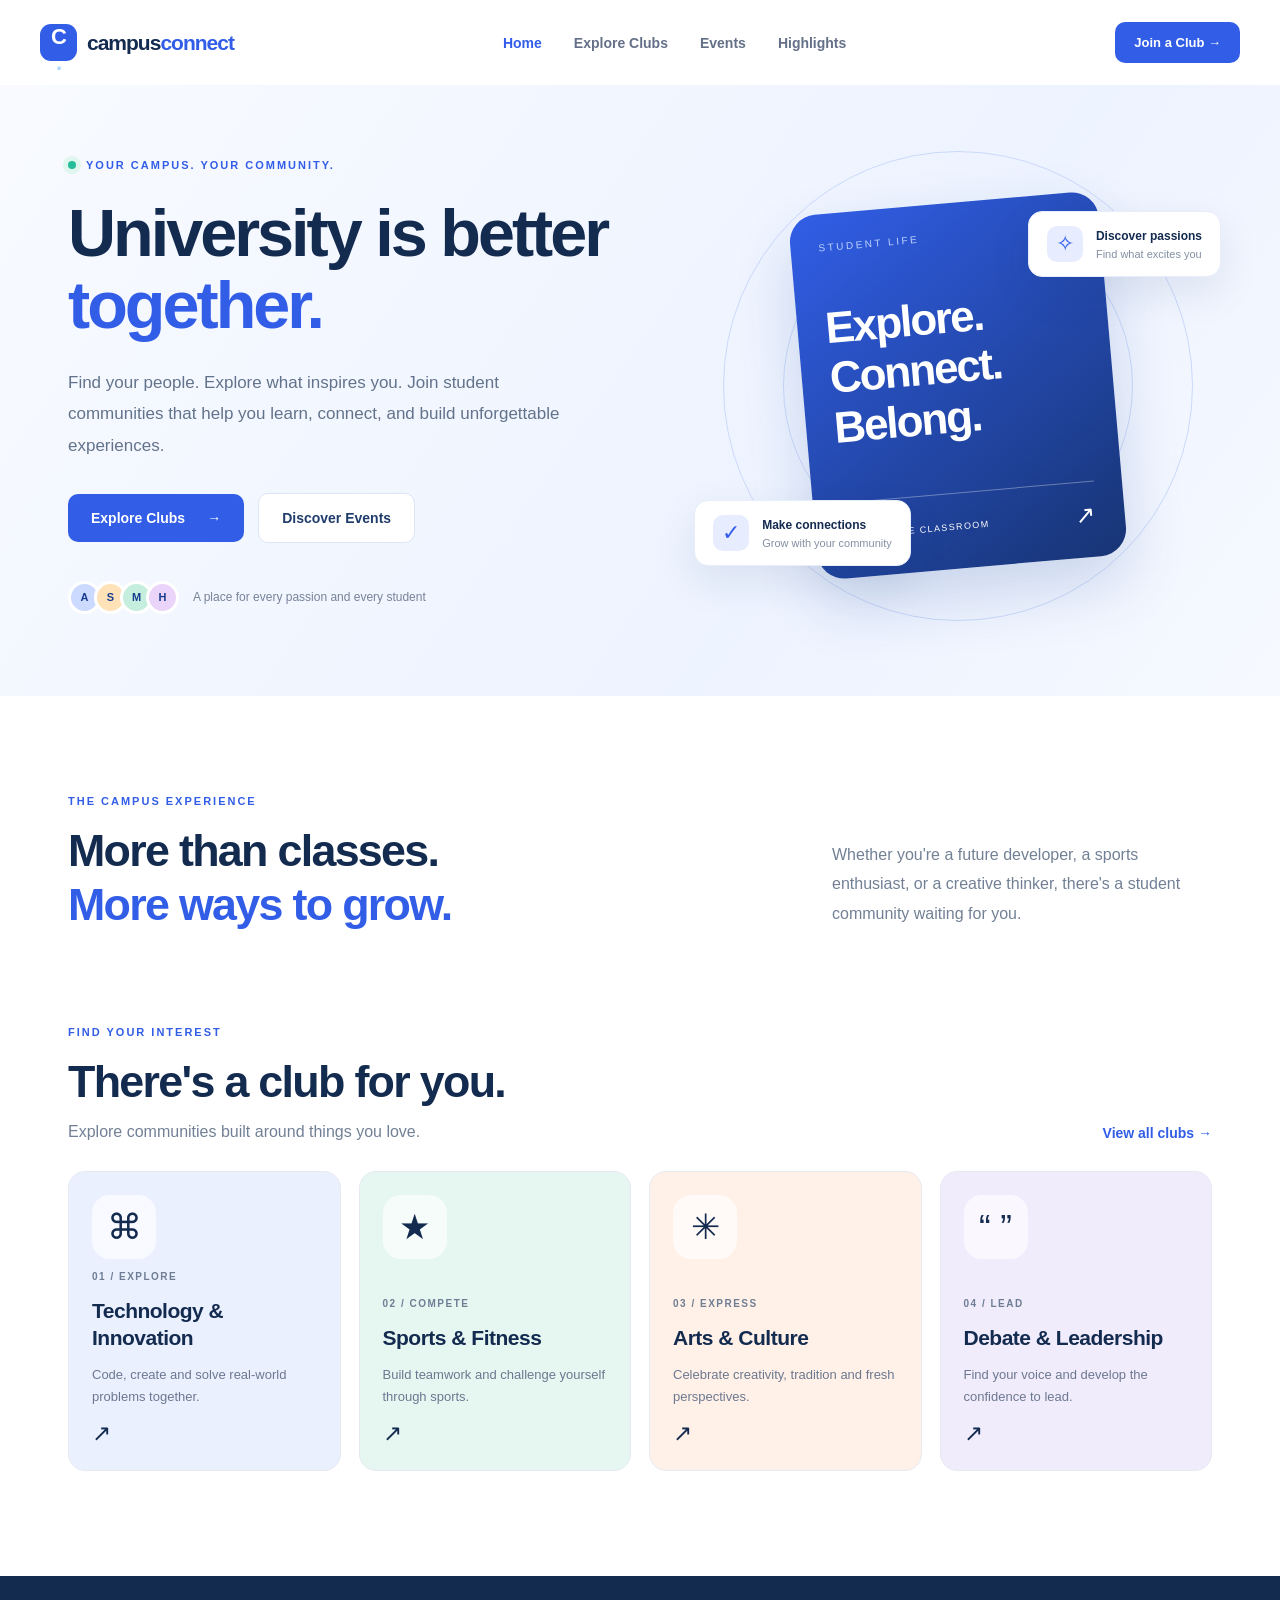
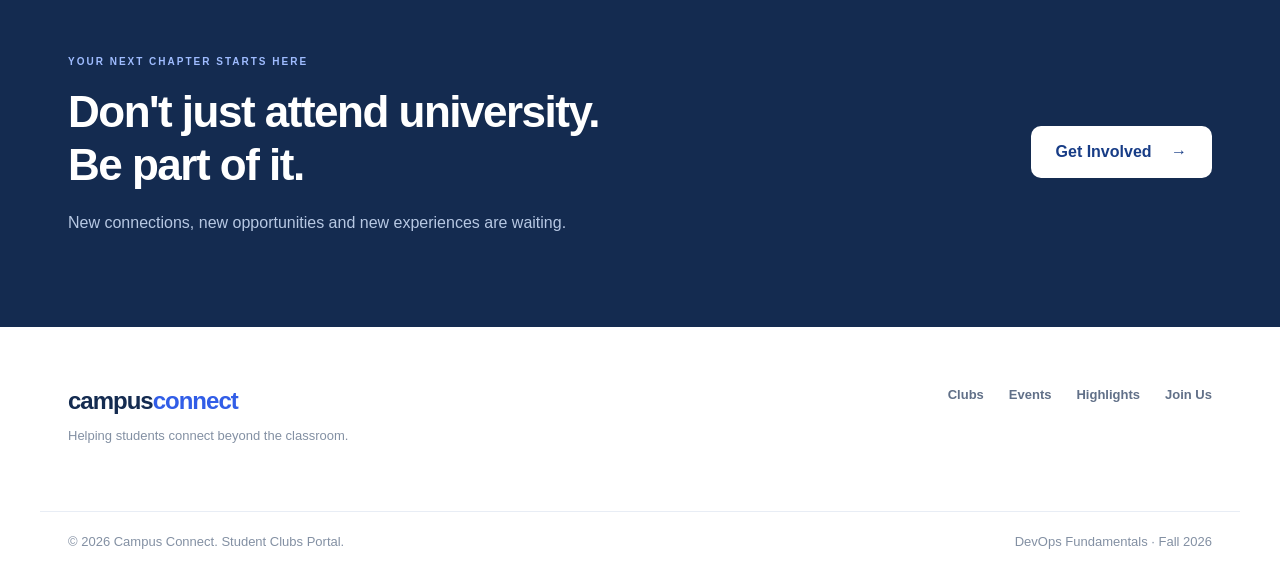
<file: src/index.html>
<!DOCTYPE html>
<html lang="en">
<head>
    <meta charset="UTF-8">
    <meta name="viewport" content="width=device-width, initial-scale=1.0">
    <meta name="description" content="Discover clubs, events and opportunities at Campus Connect.">
    <title>Campus Connect | Find Your Community</title>
    <link rel="stylesheet" href="../styles/style.css">
</head>
<body class="home-page">

    <header class="home-navbar">
        <a href="index.html" class="home-logo">
            <span class="home-logo-icon">C<span>.</span></span>
            <span>campus<span class="home-logo-accent">connect</span></span>
        </a>

        <nav class="home-nav" aria-label="Main navigation">
            <a class="home-active" href="index.html">Home</a>
            <a href="clubs.html">Explore Clubs</a>
            <a href="events.html">Events</a>
            <a href="highlights.html">Highlights</a>
        </nav>

        <a href="join.html" class="home-nav-button">Join a Club <span>&rarr;</span></a>
    </header>

    <main>
        <section class="home-hero">
            <div class="home-hero-inner">
                <div class="home-hero-content">
                    <span class="home-eyebrow">
                        <span class="home-status-dot"></span>
                        YOUR CAMPUS. YOUR COMMUNITY.
                    </span>

                    <h1>University is better <em>together.</em></h1>

                    <p>
                        Find your people. Explore what inspires you.
                        Join student communities that help you learn,
                        connect, and build unforgettable experiences.
                    </p>

                    <div class="home-hero-actions">
                        <a href="clubs.html" class="home-primary-button">
                            Explore Clubs <span>&rarr;</span>
                        </a>
                        <a href="events.html" class="home-secondary-button">
                            Discover Events
                        </a>
                    </div>

                    <div class="home-hero-proof">
                        <div class="home-avatar-group">
                            <span>A</span><span>S</span><span>M</span><span>H</span>
                        </div>
                        <p>A place for every passion and every student</p>
                    </div>
                </div>

                <div class="home-hero-visual">
                    <div class="home-orbit home-orbit-one"></div>
                    <div class="home-orbit home-orbit-two"></div>

                    <div class="home-visual-main">
                        <div class="home-visual-label">STUDENT LIFE</div>
                        <div class="home-visual-symbol">✦</div>
                        <h2>Explore.<br>Connect.<br>Belong.</h2>
                        <div class="home-visual-footer">
                            <span>BEYOND THE CLASSROOM</span>
                            <span>↗</span>
                        </div>
                    </div>

                    <div class="home-floating-card home-float-top">
                        <span>✧</span>
                        <div>
                            <strong>Discover passions</strong>
                            <small>Find what excites you</small>
                        </div>
                    </div>

                    <div class="home-floating-card home-float-bottom">
                        <span>✓</span>
                        <div>
                            <strong>Make connections</strong>
                            <small>Grow with your community</small>
                        </div>
                    </div>
                </div>
            </div>
        </section>

        <section class="home-intro home-container">
            <div>
                <span class="home-section-tag">THE CAMPUS EXPERIENCE</span>
                <h2>More than classes.<br><span>More ways to grow.</span></h2>
            </div>
            <p>
                Whether you're a future developer, a sports enthusiast,
                or a creative thinker, there's a student community
                waiting for you.
            </p>
        </section>

        <section class="home-clubs home-container">
            <div class="home-section-heading">
                <div>
                    <span class="home-section-tag">FIND YOUR INTEREST</span>
                    <h2>There's a club for you.</h2>
                    <p>Explore communities built around things you love.</p>
                </div>
                <a href="clubs.html" class="home-text-link">View all clubs &rarr;</a>
            </div>

            <div class="home-club-grid">
                <a href="clubs.html" class="home-club-card home-card-tech">
                    <div class="home-card-icon">⌘</div>
                    <div class="home-card-body">
                        <span>01 / EXPLORE</span>
                        <h3>Technology & Innovation</h3>
                        <p>Code, create and solve real-world problems together.</p>
                        <div class="home-card-arrow">&nearr;</div>
                    </div>
                </a>

                <a href="clubs.html" class="home-club-card home-card-sports">
                    <div class="home-card-icon">★</div>
                    <div class="home-card-body">
                        <span>02 / COMPETE</span>
                        <h3>Sports & Fitness</h3>
                        <p>Build teamwork and challenge yourself through sports.</p>
                        <div class="home-card-arrow">&nearr;</div>
                    </div>
                </a>

                <a href="clubs.html" class="home-club-card home-card-arts">
                    <div class="home-card-icon">✳</div>
                    <div class="home-card-body">
                        <span>03 / EXPRESS</span>
                        <h3>Arts & Culture</h3>
                        <p>Celebrate creativity, tradition and fresh perspectives.</p>
                        <div class="home-card-arrow">&nearr;</div>
                    </div>
                </a>

                <a href="clubs.html" class="home-club-card home-card-debate">
                    <div class="home-card-icon">“ ”</div>
                    <div class="home-card-body">
                        <span>04 / LEAD</span>
                        <h3>Debate & Leadership</h3>
                        <p>Find your voice and develop the confidence to lead.</p>
                        <div class="home-card-arrow">&nearr;</div>
                    </div>
                </a>
            </div>
        </section>

        <section class="home-cta">
            <div class="home-cta-inner home-container">
                <div>
                    <span class="home-cta-tag">YOUR NEXT CHAPTER STARTS HERE</span>
                    <h2>Don't just attend university.<br>Be part of it.</h2>
                    <p>New connections, new opportunities and new experiences are waiting.</p>
                </div>
                <a href="join.html" class="home-cta-button">
                    Get Involved <span>&rarr;</span>
                </a>
            </div>
        </section>
    </main>

    <footer class="home-footer">
        <div class="home-footer-inner home-container">
            <div>
                <a href="index.html" class="home-footer-logo">campus<span>connect</span></a>
                <p>Helping students connect beyond the classroom.</p>
            </div>
            <nav aria-label="Footer navigation">
                <a href="clubs.html">Clubs</a>
                <a href="events.html">Events</a>
                <a href="highlights.html">Highlights</a>
                <a href="join.html">Join Us</a>
            </nav>
        </div>
        <div class="home-footer-bottom home-container">
            <span>© 2026 Campus Connect. Student Clubs Portal.</span>
            <span>DevOps Fundamentals · Fall 2026</span>
        </div>
    </footer>
</body>
</html>
</file>
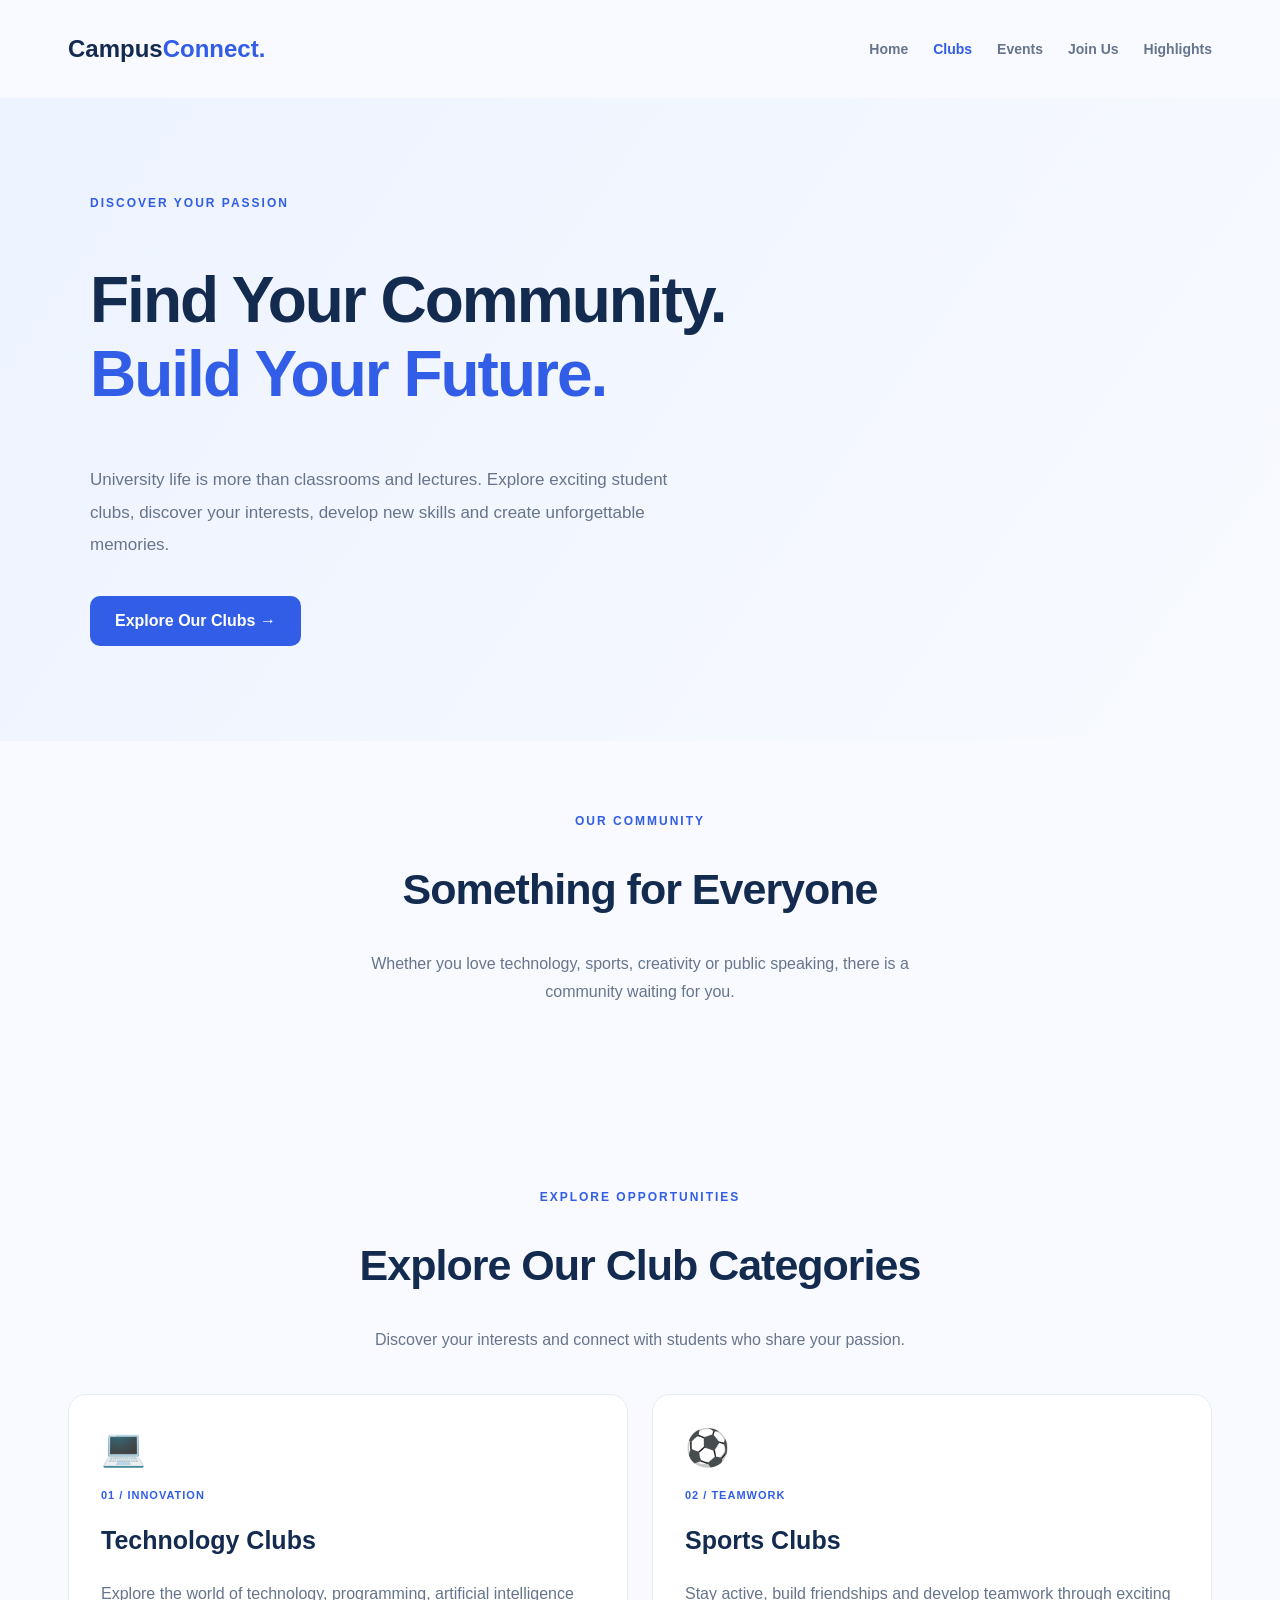
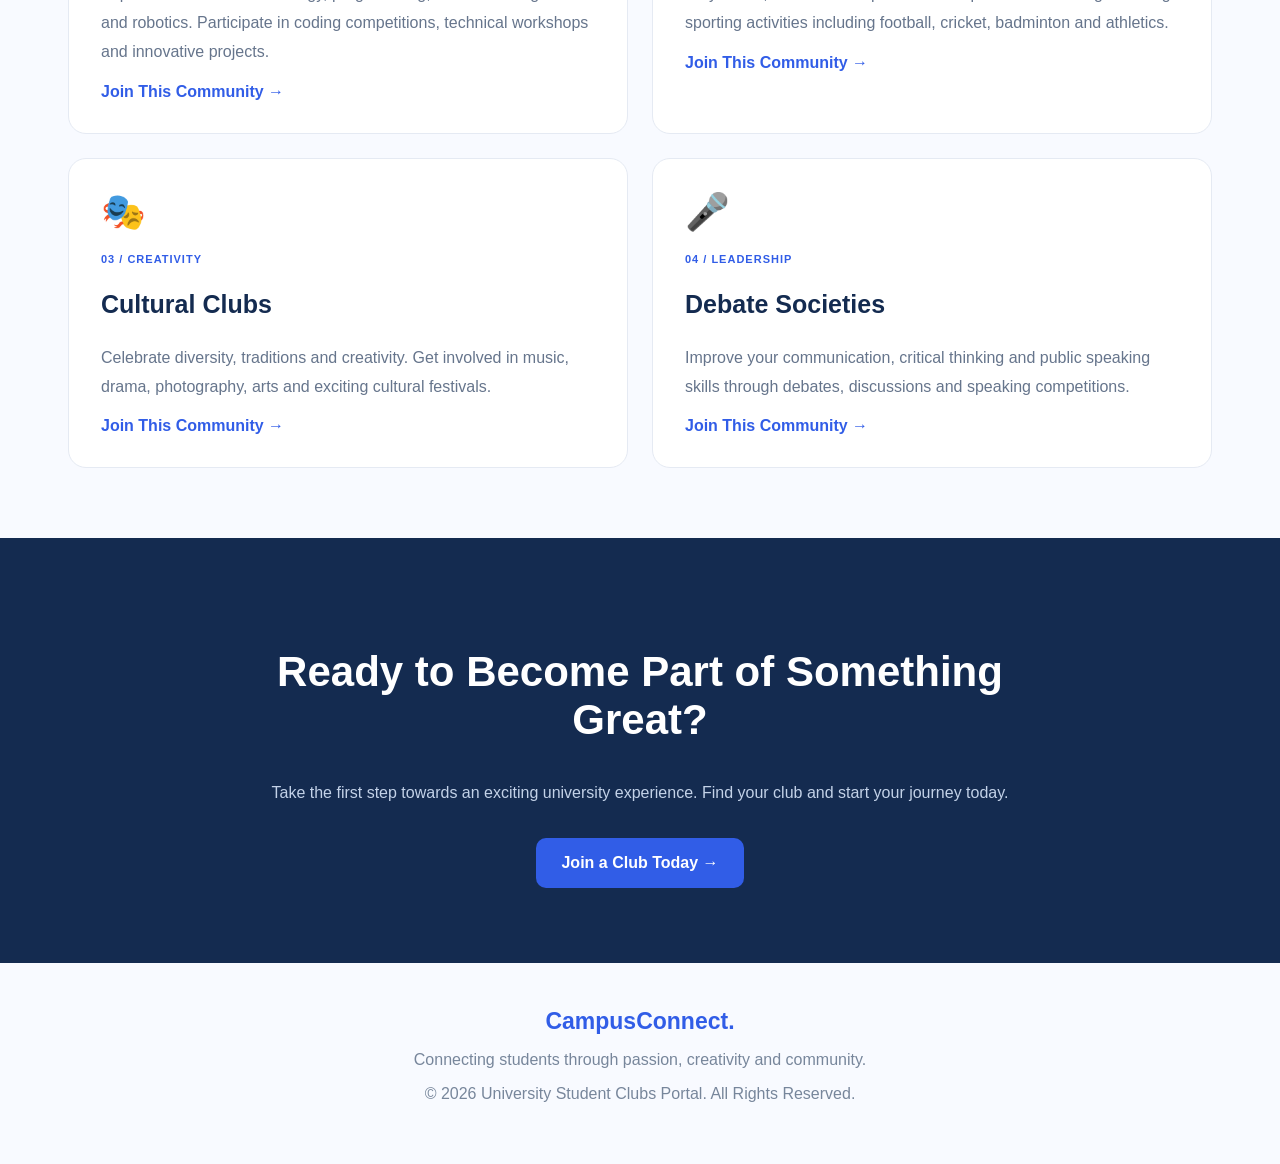
<file: src/clubs.html>
<!DOCTYPE html>
<html lang="en">

<head>
    <meta charset="UTF-8">
    <meta name="viewport" content="width=device-width, initial-scale=1.0">

    <meta name="description"
        content="Explore university student clubs including technology, sports, cultural and debate societies.">

    <title>Explore Clubs | University Student Clubs Portal</title>

    <link rel="stylesheet" href="../styles/style.css">
</head>

<body class="clubs-page">

    <!-- ================= HEADER ================= -->

    <header class="clubs-header">

        <nav class="clubs-navbar" aria-label="Main navigation">

            <a href="index.html" class="clubs-logo">
                Campus<span>Connect.</span>
            </a>

            <ul class="clubs-nav-links">
                <li><a href="index.html">Home</a></li>
                <li>
                    <a href="clubs.html" class="active"
                        aria-current="page">Clubs</a>
                </li>
                <li><a href="events.html">Events</a></li>
                <li><a href="join.html">Join Us</a></li>
                <li><a href="highlights.html">Highlights</a></li>
            </ul>

        </nav>

    </header>


    <!-- ================= HERO SECTION ================= -->

    <main>

        <section class="clubs-hero">

            <div class="clubs-hero-content">

                <span class="clubs-tagline">
                    DISCOVER YOUR PASSION
                </span>

                <h1>
                    Find Your Community.
                    <span>Build Your Future.</span>
                </h1>

                <p>
                    University life is more than classrooms and
                    lectures. Explore exciting student clubs,
                    discover your interests, develop new skills
                    and create unforgettable memories.
                </p>

                <a href="#club-categories"
                    class="clubs-primary-btn">
                    Explore Our Clubs →
                </a>

            </div>

        </section>


        <!-- ================= INTRODUCTION ================= -->

        <section class="clubs-intro">

            <div class="clubs-section-heading">

                <span class="clubs-small-heading">
                    OUR COMMUNITY
                </span>

                <h2>
                    Something for Everyone
                </h2>

                <p>
                    Whether you love technology, sports,
                    creativity or public speaking, there is
                    a community waiting for you.
                </p>

            </div>

        </section>


        <!-- ================= CLUB CATEGORIES ================= -->

        <section class="clubs-categories"
            id="club-categories">

            <div class="clubs-section-heading">

                <span class="clubs-small-heading">
                    EXPLORE OPPORTUNITIES
                </span>

                <h2>Explore Our Club Categories</h2>

                <p>
                    Discover your interests and connect
                    with students who share your passion.
                </p>

            </div>


            <div class="clubs-grid">


                <!-- TECHNOLOGY CLUB -->

                <article class="clubs-card">

                    <div class="clubs-card-icon tech-icon"
                        aria-hidden="true">
                        💻
                    </div>

                    <span class="clubs-card-number">
                        01 / INNOVATION
                    </span>

                    <h3>Technology Clubs</h3>

                    <p>
                        Explore the world of technology,
                        programming, artificial intelligence
                        and robotics. Participate in coding
                        competitions, technical workshops
                        and innovative projects.
                    </p>

                    <a href="join.html"
                        class="clubs-card-link">
                        Join This Community →
                    </a>

                </article>


                <!-- SPORTS CLUB -->

                <article class="clubs-card">

                    <div class="clubs-card-icon sports-icon"
                        aria-hidden="true">
                        ⚽
                    </div>

                    <span class="clubs-card-number">
                        02 / TEAMWORK
                    </span>

                    <h3>Sports Clubs</h3>

                    <p>
                        Stay active, build friendships and
                        develop teamwork through exciting
                        sporting activities including football,
                        cricket, badminton and athletics.
                    </p>

                    <a href="join.html"
                        class="clubs-card-link">
                        Join This Community →
                    </a>

                </article>


                <!-- CULTURAL CLUB -->

                <article class="clubs-card">

                    <div class="clubs-card-icon cultural-icon"
                        aria-hidden="true">
                        🎭
                    </div>

                    <span class="clubs-card-number">
                        03 / CREATIVITY
                    </span>

                    <h3>Cultural Clubs</h3>

                    <p>
                        Celebrate diversity, traditions
                        and creativity. Get involved in
                        music, drama, photography, arts
                        and exciting cultural festivals.
                    </p>

                    <a href="join.html"
                        class="clubs-card-link">
                        Join This Community →
                    </a>

                </article>


                <!-- DEBATE CLUB -->

                <article class="clubs-card">

                    <div class="clubs-card-icon debate-icon"
                        aria-hidden="true">
                        🎤
                    </div>

                    <span class="clubs-card-number">
                        04 / LEADERSHIP
                    </span>

                    <h3>Debate Societies</h3>

                    <p>
                        Improve your communication,
                        critical thinking and public
                        speaking skills through debates,
                        discussions and speaking competitions.
                    </p>

                    <a href="join.html"
                        class="clubs-card-link">
                        Join This Community →
                    </a>

                </article>


            </div>

        </section>


        <!-- ================= CALL TO ACTION ================= -->

        <section class="clubs-cta">

            <div class="clubs-cta-content">

                <h2>
                    Ready to Become Part of Something Great?
                </h2>

                <p>
                    Take the first step towards an exciting
                    university experience. Find your club
                    and start your journey today.
                </p>

                <a href="join.html"
                    class="clubs-cta-btn">
                    Join a Club Today →
                </a>

            </div>

        </section>

    </main>


    <!-- ================= FOOTER ================= -->

    <footer class="clubs-footer">

        <div class="clubs-footer-content">

            <a href="index.html" class="clubs-footer-logo">
                CampusConnect.
            </a>

            <p>
                Connecting students through passion,
                creativity and community.
            </p>

            <p class="clubs-copyright">
                &copy; 2026 University Student Clubs Portal.
                All Rights Reserved.
            </p>

        </div>

    </footer>

</body>

</html>
</file>
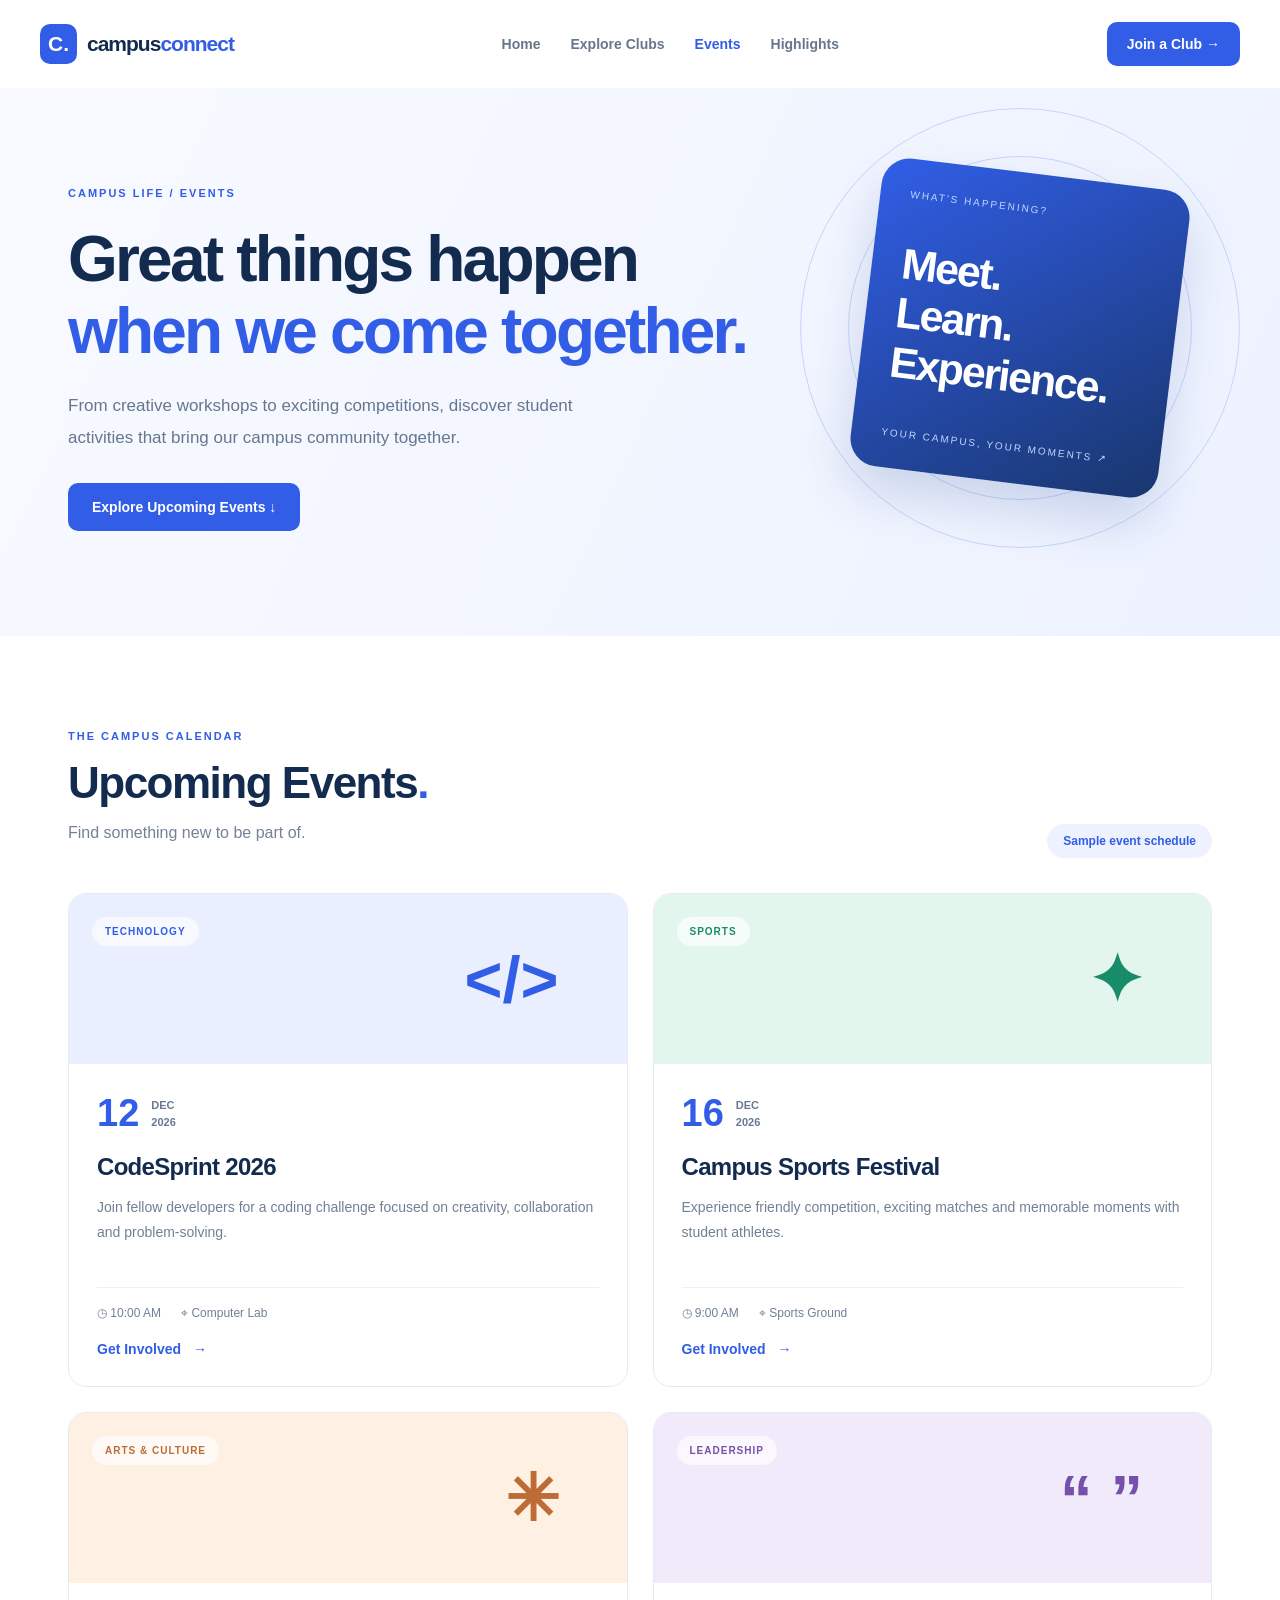
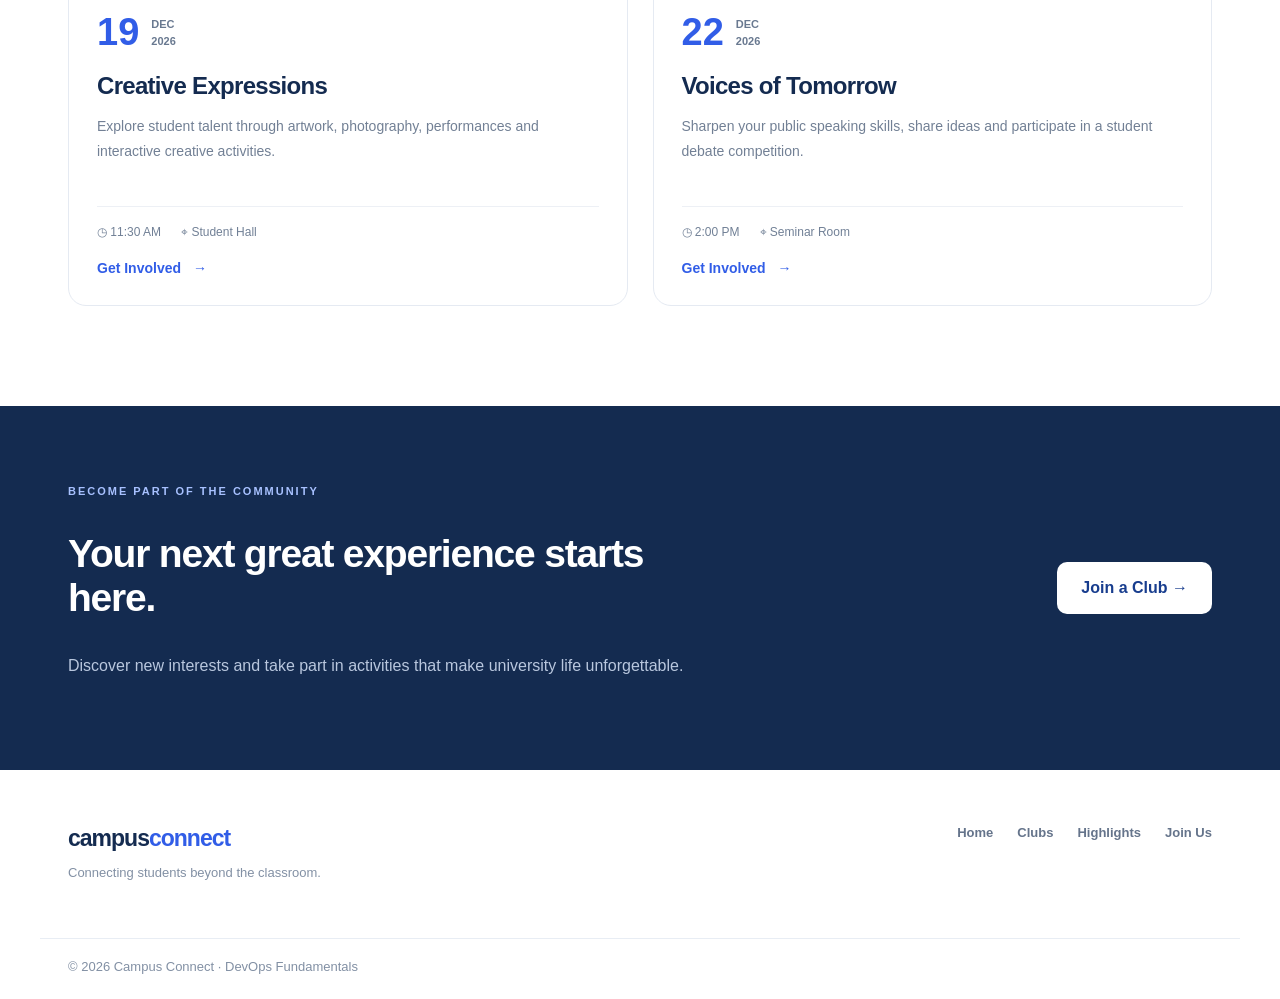
<file: src/events.html>
<!DOCTYPE html>
<html lang="en">
<head>
    <meta charset="UTF-8">
    <meta name="viewport" content="width=device-width, initial-scale=1.0">
    <meta name="description" content="Explore upcoming student club events at Campus Connect.">
    <title>Events | Campus Connect</title>
    <link rel="stylesheet" href="../styles/style.css">
</head>

<body class="events-page">

    <header class="events-navbar">
        <a href="index.html" class="events-logo">
            <span class="events-logo-icon">C.</span>
            campus<span>connect</span>
        </a>

        <nav class="events-nav" aria-label="Main navigation">
            <a href="index.html">Home</a>
            <a href="clubs.html">Explore Clubs</a>
            <a href="events.html" class="events-active" aria-current="page">Events</a>
            <a href="highlights.html">Highlights</a>
        </nav>

        <a href="join.html" class="events-nav-btn">Join a Club &rarr;</a>
    </header>

    <main>
        <section class="events-hero">
            <div class="events-container">
                <span class="events-eyebrow">CAMPUS LIFE / EVENTS</span>

                <h1>Great things happen<br>
                    <span>when we come together.</span>
                </h1>

                <p>
                    From creative workshops to exciting competitions,
                    discover student activities that bring our
                    campus community together.
                </p>

                <a href="#upcoming" class="events-primary-btn">
                    Explore Upcoming Events &darr;
                </a>

                <div class="events-hero-art" aria-hidden="true">
                    <span class="events-art-circle circle-one"></span>
                    <span class="events-art-circle circle-two"></span>
                    <div class="events-art-card">
                        <span>WHAT'S HAPPENING?</span>
                        <strong>Meet.<br>Learn.<br>Experience.</strong>
                        <small>YOUR CAMPUS, YOUR MOMENTS ↗</small>
                    </div>
                </div>
            </div>
        </section>

        <section id="upcoming" class="events-section events-container">
            <div class="events-section-top">
                <div>
                    <span class="events-eyebrow">THE CAMPUS CALENDAR</span>
                    <h2>Upcoming Events<span>.</span></h2>
                    <p>Find something new to be part of.</p>
                </div>
                <span class="events-demo-label">Sample event schedule</span>
            </div>

            <div class="events-grid">

                <article class="events-card">
                    <div class="events-card-banner events-tech">
                        <span class="events-category">TECHNOLOGY</span>
                        <span class="events-banner-symbol">&lt;/&gt;</span>
                    </div>
                    <div class="events-card-content">
                        <div class="events-date">
                            <strong>12</strong>
                            <span>DEC<br>2026</span>
                        </div>
                        <h3>CodeSprint 2026</h3>
                        <p>
                            Join fellow developers for a coding
                            challenge focused on creativity,
                            collaboration and problem-solving.
                        </p>
                        <div class="events-info">
                            <span>◷ 10:00 AM</span>
                            <span>⌖ Computer Lab</span>
                        </div>
                        <a href="join.html">Get Involved <span>&rarr;</span></a>
                    </div>
                </article>

                <article class="events-card">
                    <div class="events-card-banner events-sports">
                        <span class="events-category">SPORTS</span>
                        <span class="events-banner-symbol">✦</span>
                    </div>
                    <div class="events-card-content">
                        <div class="events-date">
                            <strong>16</strong>
                            <span>DEC<br>2026</span>
                        </div>
                        <h3>Campus Sports Festival</h3>
                        <p>
                            Experience friendly competition,
                            exciting matches and memorable moments
                            with student athletes.
                        </p>
                        <div class="events-info">
                            <span>◷ 9:00 AM</span>
                            <span>⌖ Sports Ground</span>
                        </div>
                        <a href="join.html">Get Involved <span>&rarr;</span></a>
                    </div>
                </article>

                <article class="events-card">
                    <div class="events-card-banner events-creative">
                        <span class="events-category">ARTS & CULTURE</span>
                        <span class="events-banner-symbol">✳</span>
                    </div>
                    <div class="events-card-content">
                        <div class="events-date">
                            <strong>19</strong>
                            <span>DEC<br>2026</span>
                        </div>
                        <h3>Creative Expressions</h3>
                        <p>
                            Explore student talent through
                            artwork, photography, performances
                            and interactive creative activities.
                        </p>
                        <div class="events-info">
                            <span>◷ 11:30 AM</span>
                            <span>⌖ Student Hall</span>
                        </div>
                        <a href="join.html">Get Involved <span>&rarr;</span></a>
                    </div>
                </article>

                <article class="events-card">
                    <div class="events-card-banner events-debate">
                        <span class="events-category">LEADERSHIP</span>
                        <span class="events-banner-symbol">“ ”</span>
                    </div>
                    <div class="events-card-content">
                        <div class="events-date">
                            <strong>22</strong>
                            <span>DEC<br>2026</span>
                        </div>
                        <h3>Voices of Tomorrow</h3>
                        <p>
                            Sharpen your public speaking skills,
                            share ideas and participate in a
                            student debate competition.
                        </p>
                        <div class="events-info">
                            <span>◷ 2:00 PM</span>
                            <span>⌖ Seminar Room</span>
                        </div>
                        <a href="join.html">Get Involved <span>&rarr;</span></a>
                    </div>
                </article>

            </div>
        </section>

        <section class="events-join-section">
            <div class="events-container events-join-inner">
                <div>
                    <span class="events-eyebrow">BECOME PART OF THE COMMUNITY</span>
                    <h2>Your next great experience starts here.</h2>
                    <p>
                        Discover new interests and take part in
                        activities that make university life unforgettable.
                    </p>
                </div>
                <a href="join.html" class="events-white-btn">
                    Join a Club &rarr;
                </a>
            </div>
        </section>
    </main>

    <footer class="events-footer">
        <div class="events-container events-footer-inner">
            <div>
                <a href="index.html" class="events-footer-brand">
                    campus<span>connect</span>
                </a>
                <p>Connecting students beyond the classroom.</p>
            </div>
            <nav aria-label="Footer navigation">
                <a href="index.html">Home</a>
                <a href="clubs.html">Clubs</a>
                <a href="highlights.html">Highlights</a>
                <a href="join.html">Join Us</a>
            </nav>
        </div>
        <div class="events-container events-copyright">
            © 2026 Campus Connect · DevOps Fundamentals
        </div>
    </footer>

</body>
</html>
</file>
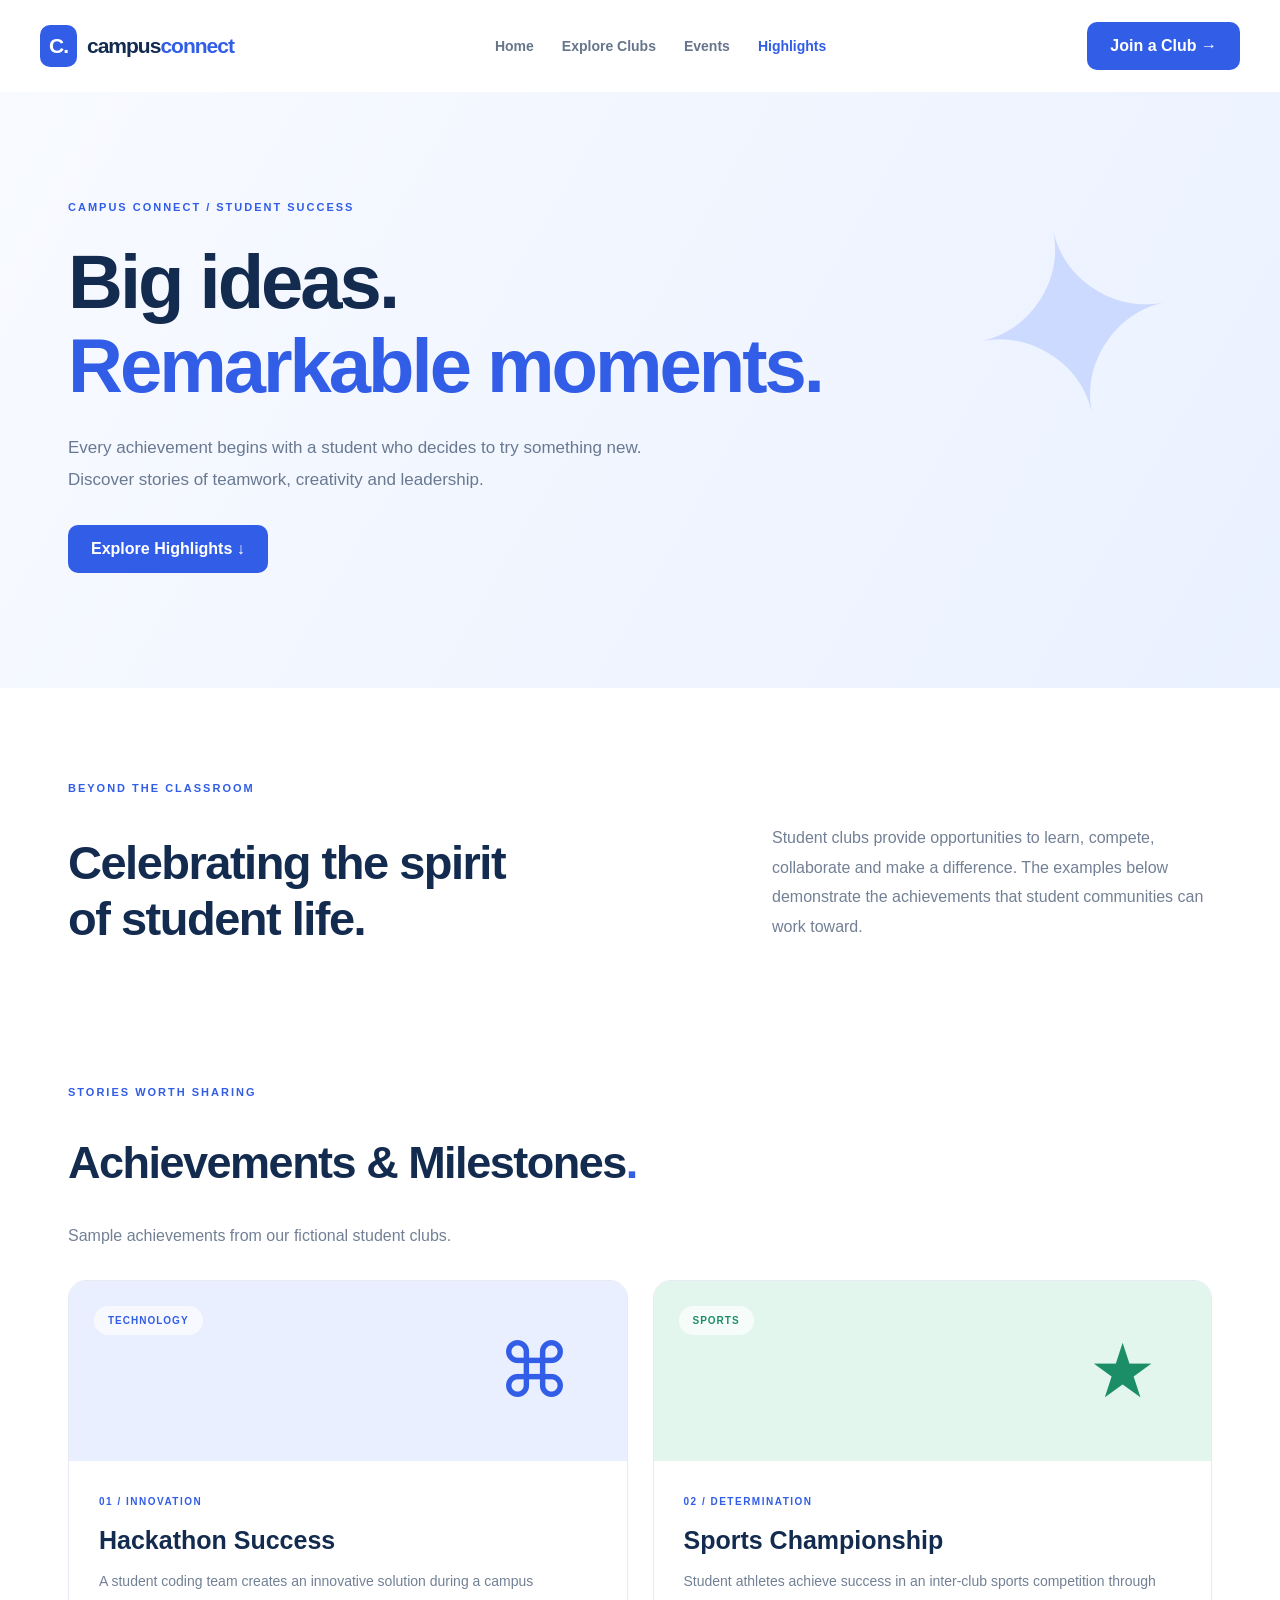
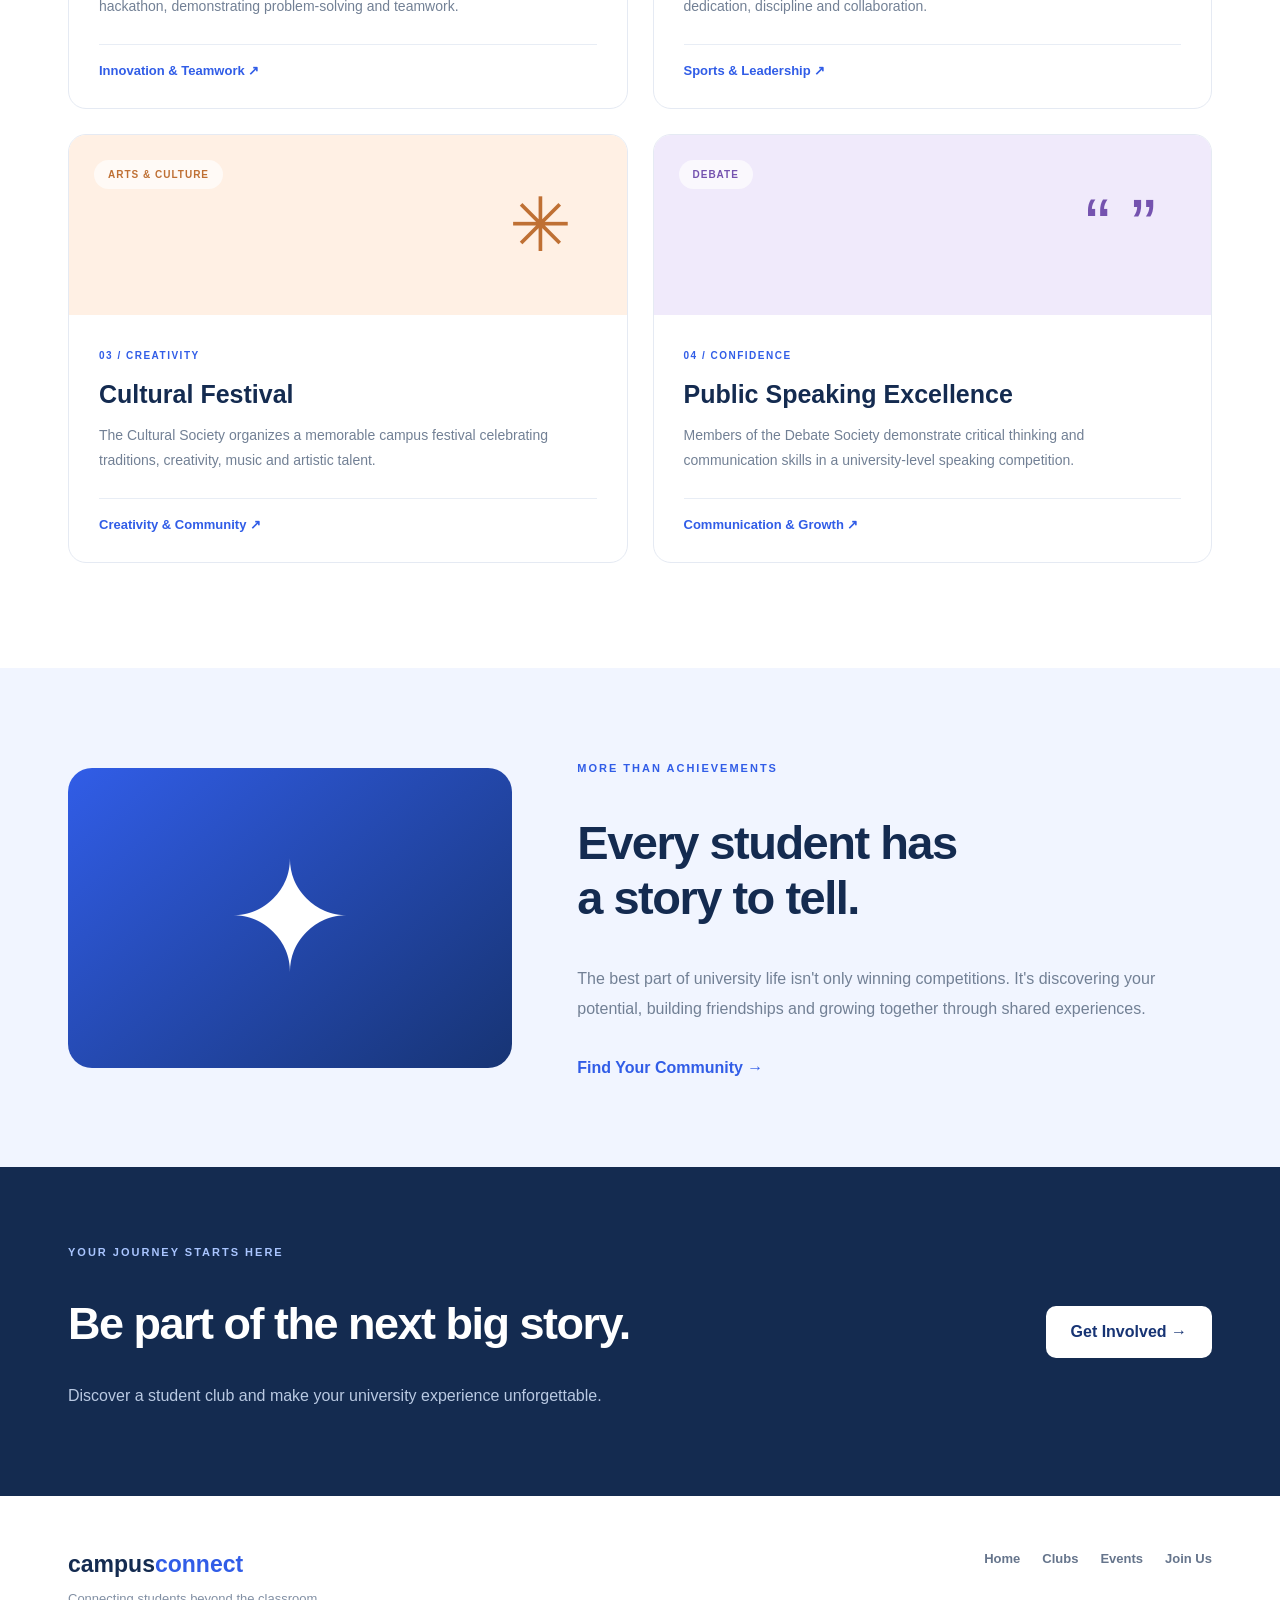
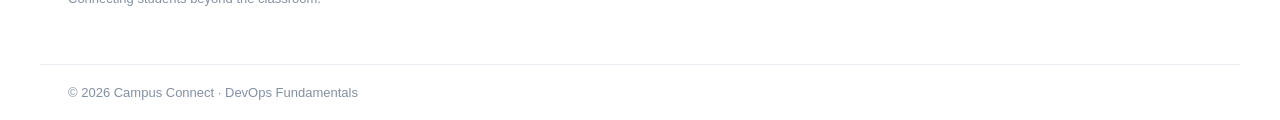
<file: src/highlights.html>
<!DOCTYPE html>
<html lang="en">
<head>
    <meta charset="UTF-8">
    <meta name="viewport" content="width=device-width, initial-scale=1.0">
    <meta name="description" content="Explore student club achievements and highlights at Campus Connect.">
    <title>Highlights | Campus Connect</title>
    <link rel="stylesheet" href="../styles/style.css">
</head>
<body class="highlights-page">

    <header class="highlights-header">
        <a href="index.html" class="highlights-brand">
            <span class="highlights-brand-icon">C.</span>
            <span>campus<strong>connect</strong></span>
        </a>

        <nav class="highlights-nav" aria-label="Main navigation">
            <a href="index.html">Home</a>
            <a href="clubs.html">Explore Clubs</a>
            <a href="events.html">Events</a>
            <a href="highlights.html" class="highlights-active" aria-current="page">Highlights</a>
        </nav>

        <a href="join.html" class="highlights-join-btn">
            Join a Club &rarr;
        </a>
    </header>

    <main>

        <section class="highlights-hero">
            <div class="highlights-container">
                <span class="highlights-label">CAMPUS CONNECT / STUDENT SUCCESS</span>

                <h1>
                    Big ideas.<br>
                    <span>Remarkable moments.</span>
                </h1>

                <p>
                    Every achievement begins with a student who
                    decides to try something new. Discover stories
                    of teamwork, creativity and leadership.
                </p>

                <a href="#achievements" class="highlights-primary-btn">
                    Explore Highlights &darr;
                </a>
            </div>

            <div class="highlights-hero-decoration" aria-hidden="true">
                ✦
            </div>
        </section>

        <section class="highlights-intro highlights-container">
            <div>
                <span class="highlights-label">BEYOND THE CLASSROOM</span>
                <h2>
                    Celebrating the spirit<br>
                    of student life.
                </h2>
            </div>

            <p>
                Student clubs provide opportunities to learn,
                compete, collaborate and make a difference.
                The examples below demonstrate the achievements
                that student communities can work toward.
            </p>
        </section>

        <section id="achievements" class="highlights-section highlights-container">
            <div class="highlights-section-heading">
                <span class="highlights-label">STORIES WORTH SHARING</span>
                <h2>Achievements & Milestones<span>.</span></h2>
                <p>Sample achievements from our fictional student clubs.</p>
            </div>

            <div class="highlights-grid">

                <article class="highlights-card">
                    <div class="highlights-card-art highlights-tech">
                        <span class="highlights-category">TECHNOLOGY</span>
                        <span class="highlights-art-icon">⌘</span>
                    </div>

                    <div class="highlights-card-content">
                        <span class="highlights-card-number">01 / INNOVATION</span>
                        <h3>Hackathon Success</h3>

                        <p>
                            A student coding team creates an innovative
                            solution during a campus hackathon,
                            demonstrating problem-solving and teamwork.
                        </p>

                        <span class="highlights-card-footer">
                            Innovation & Teamwork ↗
                        </span>
                    </div>
                </article>

                <article class="highlights-card">
                    <div class="highlights-card-art highlights-sports">
                        <span class="highlights-category">SPORTS</span>
                        <span class="highlights-art-icon">★</span>
                    </div>

                    <div class="highlights-card-content">
                        <span class="highlights-card-number">02 / DETERMINATION</span>
                        <h3>Sports Championship</h3>

                        <p>
                            Student athletes achieve success in an
                            inter-club sports competition through
                            dedication, discipline and collaboration.
                        </p>

                        <span class="highlights-card-footer">
                            Sports & Leadership ↗
                        </span>
                    </div>
                </article>

                <article class="highlights-card">
                    <div class="highlights-card-art highlights-culture">
                        <span class="highlights-category">ARTS & CULTURE</span>
                        <span class="highlights-art-icon">✳</span>
                    </div>

                    <div class="highlights-card-content">
                        <span class="highlights-card-number">03 / CREATIVITY</span>
                        <h3>Cultural Festival</h3>

                        <p>
                            The Cultural Society organizes a memorable
                            campus festival celebrating traditions,
                            creativity, music and artistic talent.
                        </p>

                        <span class="highlights-card-footer">
                            Creativity & Community ↗
                        </span>
                    </div>
                </article>

                <article class="highlights-card">
                    <div class="highlights-card-art highlights-debate">
                        <span class="highlights-category">DEBATE</span>
                        <span class="highlights-art-icon">“ ”</span>
                    </div>

                    <div class="highlights-card-content">
                        <span class="highlights-card-number">04 / CONFIDENCE</span>
                        <h3>Public Speaking Excellence</h3>

                        <p>
                            Members of the Debate Society demonstrate
                            critical thinking and communication skills
                            in a university-level speaking competition.
                        </p>

                        <span class="highlights-card-footer">
                            Communication & Growth ↗
                        </span>
                    </div>
                </article>

            </div>
        </section>

        <section class="highlights-feature">
            <div class="highlights-container highlights-feature-inner">
                <div class="highlights-feature-symbol" aria-hidden="true">
                    ✦
                </div>

                <div>
                    <span class="highlights-label">MORE THAN ACHIEVEMENTS</span>

                    <h2>
                        Every student has<br>
                        a story to tell.
                    </h2>

                    <p>
                        The best part of university life isn't only
                        winning competitions. It's discovering your
                        potential, building friendships and growing
                        together through shared experiences.
                    </p>

                    <a href="clubs.html" class="highlights-feature-link">
                        Find Your Community &rarr;
                    </a>
                </div>
            </div>
        </section>

        <section class="highlights-cta">
            <div class="highlights-container highlights-cta-inner">
                <div>
                    <span class="highlights-label">YOUR JOURNEY STARTS HERE</span>

                    <h2>Be part of the next big story.</h2>

                    <p>
                        Discover a student club and make your
                        university experience unforgettable.
                    </p>
                </div>

                <a href="join.html" class="highlights-cta-btn">
                    Get Involved &rarr;
                </a>
            </div>
        </section>

    </main>

    <footer class="highlights-footer">
        <div class="highlights-container highlights-footer-inner">
            <div>
                <a href="index.html" class="highlights-footer-brand">
                    campus<span>connect</span>
                </a>

                <p>Connecting students beyond the classroom.</p>
            </div>

            <nav aria-label="Footer navigation">
                <a href="index.html">Home</a>
                <a href="clubs.html">Clubs</a>
                <a href="events.html">Events</a>
                <a href="join.html">Join Us</a>
            </nav>
        </div>

        <p class="highlights-copyright">
            © 2026 Campus Connect · DevOps Fundamentals
        </p>
    </footer>

</body>
</html>
</file>
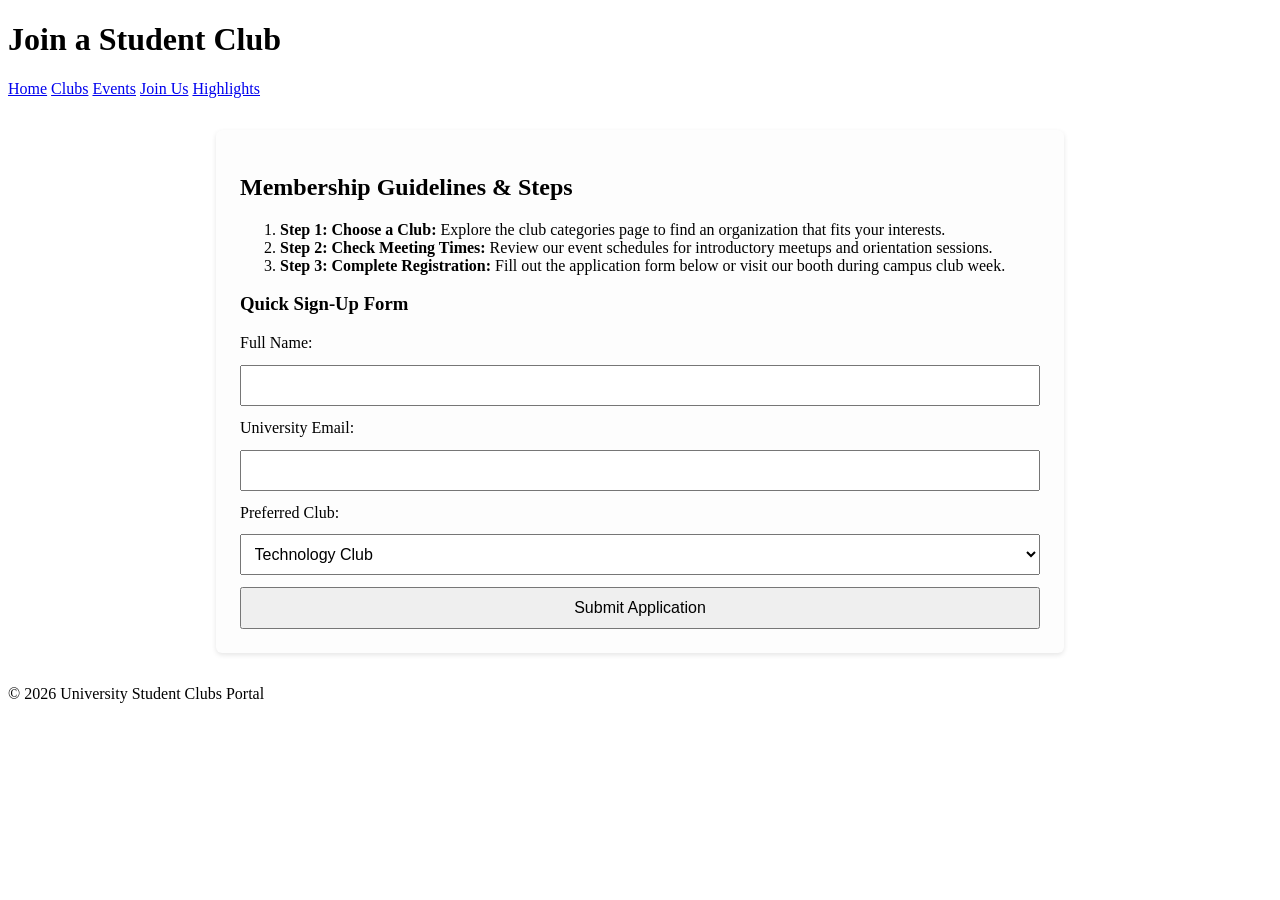
<file: src/join.html>
<!DOCTYPE html>
<html lang="en">
<head>
    <meta charset="UTF-8">
    <meta name="viewport" content="width=device-width, initial-scale=1.0">
    <title>How to Join - Student Clubs Portal</title>
    <link rel="stylesheet" href="../styles/style.css">
</head>
<body>
    <header>
        <h1>Join a Student Club</h1>
        <nav>
            <a href="index.html">Home</a>
            <a href="clubs.html">Clubs</a>
            <a href="events.html">Events</a>
            <a href="join.html">Join Us</a>
            <a href="highlights.html">Highlights</a>
        </nav>
    </header>
    <main>
        <section class="join-guide">
            <h2>Membership Guidelines & Steps</h2>
            <ol>
                <li><strong>Step 1: Choose a Club:</strong> Explore the club categories page to find an organization that fits your interests.</li>
                <li><strong>Step 2: Check Meeting Times:</strong> Review our event schedules for introductory meetups and orientation sessions.</li>
                <li><strong>Step 3: Complete Registration:</strong> Fill out the application form below or visit our booth during campus club week.</li>
            </ol>
            
            <div class="registration-form">
                <h3>Quick Sign-Up Form</h3>
                <form>
                    <label for="name">Full Name:</label>
                    <input type="text" id="name" name="name" required>

                    <label for="email">University Email:</label>
                    <input type="email" id="email" name="email" required>

                    <label for="club">Preferred Club:</label>
                    <select id="club" name="club">
                        <option value="tech">Technology Club</option>
                        <option value="sports">Sports Club</option>
                        <option value="cultural">Cultural Society</option>
                        <option value="debate">Debate Society</option>
                    </select>

                    <button type="submit">Submit Application</button>
                </form>
            </div>
        </section>
    </main>
    <footer>
        <p>&copy; 2026 University Student Clubs Portal</p>
    </footer>
</body>
</html>
</file>
<file: styles/style.css>
/* Campus Connect - Home Page */

.home-page {
    --navy: #142b50;
    --blue: #315de7;
    --muted: #66758c;
    --border: #e6eaf1;
    margin: 0;
    background: #ffffff;
    color: var(--navy);
    font-family: "Segoe UI", Arial, sans-serif;
    -webkit-font-smoothing: antialiased;
}

.home-page * {
    box-sizing: border-box;
}

.home-page a {
    text-decoration: none;
}

.home-container {
    max-width: 1200px;
    margin: 0 auto;
    padding-left: 28px;
    padding-right: 28px;
}

/* Navigation */

.home-navbar {
    max-width: 1256px;
    margin: auto;
    padding: 22px 28px;
    display: flex;
    align-items: center;
    justify-content: space-between;
    gap: 24px;
}

.home-logo {
    display: flex;
    align-items: center;
    gap: 10px;
    font-weight: 800;
    font-size: 21px;
    letter-spacing: -1px;
    color: #142b50;
}

.home-logo-accent,
.home-footer-logo span {
    color: #315de7;
}

.home-logo-icon {
    background: #315de7;
    color: white;
    width: 37px;
    height: 37px;
    display: grid;
    place-items: center;
    border-radius: 11px;
    font-size: 22px;
}

.home-logo-icon span {
    color: #a9d5ff;
}

.home-nav {
    display: flex;
    align-items: center;
    gap: 32px;
}

.home-nav a {
    color: #647088;
    font-size: 14px;
    font-weight: 600;
    transition: color 0.2s;
}

.home-nav a:hover,
.home-nav .home-active {
    color: #315de7;
}

.home-nav-button,
.home-primary-button {
    background: #315de7;
    color: white;
    border-radius: 10px;
    font-weight: 700;
    transition: 0.25s;
}

.home-nav-button {
    padding: 13px 19px;
    font-size: 13px;
}

.home-nav-button:hover,
.home-primary-button:hover {
    background: #214bc7;
    transform: translateY(-2px);
}

/* Hero */

.home-hero {
    background: linear-gradient(125deg, #f8faff, #edf3ff 65%, #f6f9ff);
    overflow: hidden;
}

.home-hero-inner {
    max-width: 1200px;
    min-height: 570px;
    margin: auto;
    padding: 70px 28px 80px;
    display: grid;
    grid-template-columns: 1.08fr 0.92fr;
    align-items: center;
    gap: 40px;
}

.home-eyebrow,
.home-section-tag {
    display: inline-flex;
    align-items: center;
    gap: 10px;
    font-size: 11px;
    font-weight: 800;
    letter-spacing: 2px;
    color: #315de7;
}

.home-status-dot {
    height: 8px;
    width: 8px;
    border-radius: 50%;
    background: #23bd98;
    box-shadow: 0 0 0 5px #dff7ef;
}

.home-hero h1 {
    max-width: 640px;
    margin: 25px 0;
    font-size: clamp(45px, 5.2vw, 74px);
    line-height: 1.08;
    letter-spacing: -3px;
    font-weight: 800;
}

.home-hero h1 em {
    color: #315de7;
    font-style: normal;
}

.home-hero-content > p {
    max-width: 510px;
    color: #62738b;
    font-size: 17px;
    line-height: 1.85;
}

.home-hero-actions {
    display: flex;
    align-items: center;
    flex-wrap: wrap;
    gap: 14px;
    margin-top: 32px;
}

.home-primary-button,
.home-secondary-button {
    display: inline-flex;
    justify-content: center;
    align-items: center;
    gap: 22px;
    padding: 16px 23px;
    font-size: 14px;
}

.home-secondary-button {
    color: #203c6b;
    background: white;
    font-weight: 700;
    border-radius: 10px;
    border: 1px solid #dce5f5;
    transition: 0.2s;
}

.home-secondary-button:hover {
    border-color: #315de7;
}

.home-hero-proof {
    display: flex;
    align-items: center;
    gap: 14px;
    margin-top: 35px;
}

.home-avatar-group {
    display: flex;
    padding-left: 7px;
}

.home-avatar-group span {
    width: 33px;
    height: 33px;
    margin-left: -7px;
    border: 3px solid white;
    border-radius: 50%;
    background: #cddaff;
    color: #183d8e;
    display: grid;
    place-items: center;
    font-size: 11px;
    font-weight: 800;
}

.home-avatar-group span:nth-child(2) { background: #ffe2b8; }
.home-avatar-group span:nth-child(3) { background: #c5eedf; }
.home-avatar-group span:nth-child(4) { background: #ead4fa; }

.home-hero-proof p {
    color: #778399;
    font-size: 12px;
}

/* Hero illustration */

.home-hero-visual {
    min-height: 445px;
    position: relative;
    display: flex;
    align-items: center;
    justify-content: center;
}

.home-orbit {
    position: absolute;
    border: 1px solid #cbdafb;
    border-radius: 50%;
}

.home-orbit-one {
    width: 470px;
    height: 470px;
}

.home-orbit-two {
    width: 350px;
    height: 350px;
}

.home-visual-main {
    position: relative;
    z-index: 1;
    width: 310px;
    height: 365px;
    border-radius: 27px;
    background: linear-gradient(145deg, #315ee7 0%, #173474 100%);
    color: white;
    padding: 28px;
    box-shadow: 0 27px 60px #204d9b30;
    transform: rotate(-5deg);
    display: flex;
    flex-direction: column;
    justify-content: space-between;
}

.home-visual-label {
    font-size: 10px;
    letter-spacing: 2.5px;
    color: #bed3ff;
}

.home-visual-symbol {
    position: absolute;
    top: 35px;
    right: 32px;
    font-size: 48px;
    color: #a4c6ff;
}

.home-visual-main h2 {
    font-size: 44px;
    line-height: 1.13;
    letter-spacing: -2px;
    margin: 0;
}

.home-visual-footer {
    display: flex;
    justify-content: space-between;
    align-items: center;
    border-top: 1px solid #ffffff55;
    padding-top: 19px;
    font-size: 9px;
    letter-spacing: 1.4px;
}

.home-visual-footer span:last-child {
    font-size: 24px;
}

.home-floating-card {
    position: absolute;
    z-index: 2;
    background: white;
    border: 1px solid #e7edfa;
    box-shadow: 0 15px 40px #1a376018;
    padding: 14px 18px;
    border-radius: 14px;
    display: flex;
    align-items: center;
    gap: 13px;
}

.home-floating-card > span {
    width: 36px;
    height: 36px;
    border-radius: 10px;
    background: #e7edff;
    color: #315de7;
    display: grid;
    place-items: center;
    font-size: 22px;
}

.home-floating-card strong,
.home-floating-card small {
    display: block;
}

.home-floating-card strong {
    font-size: 12px;
}

.home-floating-card small {
    color: #8390a3;
    font-size: 11px;
    margin-top: 5px;
}

.home-float-top {
    right: -9px;
    top: 48px;
}

.home-float-bottom {
    left: -10px;
    bottom: 42px;
}

/* Introduction */

.home-intro {
    padding-top: 95px;
    padding-bottom: 50px;
    display: flex;
    align-items: end;
    justify-content: space-between;
    gap: 50px;
}

.home-intro h2,
.home-section-heading h2 {
    font-size: clamp(30px, 3.5vw, 45px);
    letter-spacing: -1.7px;
    line-height: 1.2;
    margin: 15px 0;
}

.home-intro h2 span {
    color: #315de7;
}

.home-intro > p {
    max-width: 380px;
    color: #728095;
    line-height: 1.85;
    margin-bottom: 18px;
}

/* Club cards */

.home-clubs {
    padding-top: 25px;
    padding-bottom: 105px;
}

.home-section-heading {
    display: flex;
    justify-content: space-between;
    align-items: end;
    gap: 20px;
    margin-bottom: 30px;
}

.home-section-heading p {
    color: #728095;
    margin: 0;
}

.home-text-link {
    color: #315de7;
    font-size: 14px;
    font-weight: 700;
    white-space: nowrap;
}

.home-club-grid {
    display: grid;
    grid-template-columns: repeat(4, minmax(0, 1fr));
    gap: 18px;
}

.home-club-card {
    min-height: 300px;
    border-radius: 17px;
    padding: 23px;
    display: flex;
    flex-direction: column;
    justify-content: space-between;
    color: #142b50;
    border: 1px solid #e6eaf1;
    transition: transform 0.25s, box-shadow 0.25s;
}

.home-club-card:hover {
    transform: translateY(-8px);
    box-shadow: 0 18px 35px #17315f17;
}

.home-card-tech { background: #ebf0ff; }
.home-card-sports { background: #e6f6f1; }
.home-card-arts { background: #fff1e7; }
.home-card-debate { background: #f1ecfc; }

.home-card-icon {
    font-size: 35px;
    width: 64px;
    height: 64px;
    border-radius: 18px;
    display: grid;
    place-items: center;
    background: #ffffffaa;
}

.home-card-body > span {
    font-size: 10px;
    font-weight: 800;
    letter-spacing: 1.5px;
    color: #6e7d94;
}

.home-card-body h3 {
    font-size: 21px;
    letter-spacing: -0.5px;
    line-height: 1.3;
    margin: 13px 0;
}

.home-card-body p {
    color: #6c7890;
    line-height: 1.65;
    font-size: 13px;
}

.home-card-arrow {
    font-size: 23px;
    margin-top: 12px;
}

/* Call to action */

.home-cta {
    background: #142b50;
    color: white;
}

.home-cta-inner {
    padding-top: 75px;
    padding-bottom: 75px;
    display: flex;
    justify-content: space-between;
    align-items: center;
    gap: 30px;
}

.home-cta-tag {
    color: #9fbcff;
    font-size: 10px;
    font-weight: 800;
    letter-spacing: 2px;
}

.home-cta h2 {
    font-size: clamp(29px, 4vw, 44px);
    letter-spacing: -1.5px;
    line-height: 1.2;
    margin: 17px 0;
}

.home-cta p {
    color: #b7c8e3;
    line-height: 1.7;
}

.home-cta-button {
    background: white;
    padding: 17px 25px;
    border-radius: 10px;
    font-weight: 700;
    color: #173c86;
    white-space: nowrap;
}

.home-cta-button span {
    margin-left: 15px;
}

/* Footer */

.home-footer {
    padding: 60px 0 25px;
}

.home-footer-inner {
    display: flex;
    justify-content: space-between;
    gap: 25px;
    align-items: start;
}

.home-footer-logo {
    color: #142b50;
    font-size: 24px;
    font-weight: 800;
    letter-spacing: -1px;
}

.home-footer-inner p,
.home-footer-bottom {
    color: #8390a3;
    font-size: 13px;
}

.home-footer-inner nav {
    display: flex;
    flex-wrap: wrap;
    gap: 25px;
}

.home-footer-inner nav a {
    color: #617088;
    font-size: 13px;
    font-weight: 600;
}

.home-footer-bottom {
    margin-top: 55px;
    padding-top: 22px;
    border-top: 1px solid #e8edf5;
    display: flex;
    justify-content: space-between;
    gap: 15px;
}

/* Responsive Design */

@media (max-width: 1000px) {
    .home-nav {
        gap: 15px;
    }

    .home-hero-inner {
        grid-template-columns: 1fr 1fr;
    }

    .home-club-grid {
        grid-template-columns: repeat(2, 1fr);
    }

    .home-visual-main {
        width: 270px;
    }
}

@media (max-width: 768px) {
    .home-navbar {
        flex-wrap: wrap;
        justify-content: center;
    }

    .home-nav {
        order: 3;
        width: 100%;
        justify-content: center;
        flex-wrap: wrap;
    }

    .home-hero-inner {
        grid-template-columns: 1fr;
        text-align: center;
        padding-top: 65px;
    }

    .home-hero-content > p {
        margin-left: auto;
        margin-right: auto;
    }

    .home-hero-actions,
    .home-hero-proof {
        justify-content: center;
    }

    .home-hero-visual {
        min-height: 430px;
    }

    .home-intro,
    .home-section-heading,
    .home-cta-inner {
        flex-direction: column;
        align-items: flex-start;
    }

    .home-float-top {
        right: 3%;
    }

    .home-float-bottom {
        left: 3%;
    }

    .home-footer-inner {
        flex-direction: column;
    }
    .highlights-container {
        padding: 1rem;
        margin: 1rem;
    }
    
    .highlight-grid {
        grid-template-columns: 1fr;
    }
}

@media (max-width: 480px) {
    .home-container {
        padding-left: 20px;
        padding-right: 20px;
    }

    .home-hero h1 {
        font-size: 43px;
        letter-spacing: -2px;
    }

    .home-hero-visual {
        min-height: 390px;
    }

    .home-visual-main {
        width: 245px;
        height: 330px;
    }

    .home-visual-main h2 {
        font-size: 37px;
    }

    .home-floating-card {
        padding: 9px 11px;
    }

    .home-floating-card strong {
        font-size: 10px;
    }

    .home-club-grid {
        grid-template-columns: 1fr;
    }

    .home-club-card {
        min-height: 245px;
    }

    .home-intro {
        padding-top: 65px;
    }

    .home-clubs {
        padding-bottom: 65px;
    }

    .home-footer-bottom {
        flex-direction: column;
    }
}

/* EVENTS PAGE */

.events-page {
    margin: 0;
    background: #fff;
    color: #142b50;
    font-family: "Segoe UI", Arial, sans-serif;
}

.events-page * {
    box-sizing: border-box;
}

.events-page a {
    text-decoration: none;
}

.events-container {
    max-width: 1200px;
    margin: auto;
    padding-left: 28px;
    padding-right: 28px;
}

/* Navigation */

.events-navbar {
    max-width: 1256px;
    margin: auto;
    padding: 22px 28px;
    display: flex;
    justify-content: space-between;
    align-items: center;
    gap: 20px;
}

.events-logo {
    display: flex;
    align-items: center;
    gap: 0;
    font-size: 21px;
    font-weight: 800;
    letter-spacing: -1px;
    color: #142b50;
}

.events-logo > span:last-child {
    color: #315de7;
}

.events-logo-icon {
    margin-right: 10px;
    padding: 8px;
    color: white;
    background: #315de7;
    border-radius: 10px;
    letter-spacing: 0;
}

.events-nav {
    display: flex;
    gap: 30px;
}

.events-nav a {
    color: #68768b;
    font-size: 14px;
    font-weight: 600;
}

.events-nav a:hover,
.events-nav .events-active {
    color: #315de7;
}

.events-nav-btn,
.events-primary-btn {
    display: inline-block;
    color: white;
    background: #315de7;
    border-radius: 10px;
    padding: 14px 20px;
    font-size: 14px;
    font-weight: 700;
    transition: 0.2s;
}

.events-nav-btn:hover,
.events-primary-btn:hover {
    background: #244bca;
    transform: translateY(-2px);
}

/* Hero */

.events-hero {
    position: relative;
    overflow: hidden;
    background: linear-gradient(115deg, #f8faff, #edf2ff);
}

.events-hero > .events-container {
    position: relative;
    padding-top: 95px;
    padding-bottom: 105px;
}

.events-eyebrow {
    color: #315de7;
    font-size: 11px;
    font-weight: 800;
    letter-spacing: 2px;
}

.events-hero h1 {
    position: relative;
    z-index: 2;
    max-width: 750px;
    margin: 23px 0;
    font-size: clamp(40px, 5vw, 65px);
    letter-spacing: -2.8px;
    line-height: 1.12;
}

.events-hero h1 span {
    color: #315de7;
}

.events-hero p {
    position: relative;
    z-index: 2;
    max-width: 520px;
    color: #66778e;
    font-size: 17px;
    line-height: 1.85;
    margin-bottom: 30px;
}

.events-primary-btn {
    position: relative;
    z-index: 2;
    padding: 16px 24px;
}

.events-hero-art {
    position: absolute;
    width: 360px;
    height: 360px;
    right: 40px;
    top: 60px;
}

.events-art-circle {
    position: absolute;
    border: 1px solid #c5d5fa;
    border-radius: 50%;
}

.circle-one {
    inset: -40px;
}

.circle-two {
    inset: 8px;
}

.events-art-card {
    position: absolute;
    inset: 25px;
    background: linear-gradient(145deg, #315ee7, #19366e);
    border-radius: 28px;
    transform: rotate(7deg);
    padding: 30px;
    color: white;
    display: flex;
    flex-direction: column;
    justify-content: space-between;
    box-shadow: 0 25px 50px #244b9430;
}

.events-art-card > span,
.events-art-card small {
    color: #c2d6ff;
    font-size: 10px;
    letter-spacing: 2px;
}

.events-art-card strong {
    font-size: 43px;
    letter-spacing: -2px;
    line-height: 1.15;
}

/* Event cards */

.events-section {
    padding-top: 90px;
    padding-bottom: 100px;
}

.events-section-top {
    display: flex;
    justify-content: space-between;
    align-items: end;
    gap: 20px;
    margin-bottom: 35px;
}

.events-section-top h2 {
    font-size: 44px;
    letter-spacing: -1.5px;
    margin: 14px 0;
}

.events-section-top h2 span {
    color: #315de7;
}

.events-section-top p {
    color: #748196;
}

.events-demo-label {
    background: #eef2ff;
    color: #315de7;
    border-radius: 30px;
    padding: 10px 16px;
    font-size: 12px;
    font-weight: 700;
}

.events-grid {
    display: grid;
    grid-template-columns: repeat(2, minmax(0, 1fr));
    gap: 25px;
}

.events-card {
    overflow: hidden;
    background: white;
    border: 1px solid #e5eaf2;
    border-radius: 18px;
    transition: transform 0.25s, box-shadow 0.25s;
}

.events-card:hover {
    transform: translateY(-6px);
    box-shadow: 0 20px 40px #17315f14;
}

.events-card-banner {
    height: 170px;
    padding: 23px;
    display: flex;
    align-items: start;
    justify-content: space-between;
}

.events-tech {
    background: #e9efff;
    color: #315de7;
}

.events-sports {
    background: #e3f6ee;
    color: #188c68;
}

.events-creative {
    background: #fff0e4;
    color: #bc6c34;
}

.events-debate {
    background: #f0eafb;
    color: #7551ab;
}

.events-category {
    background: #ffffffaa;
    padding: 9px 13px;
    border-radius: 20px;
    font-size: 10px;
    font-weight: 800;
    letter-spacing: 1px;
}

.events-banner-symbol {
    font-size: 65px;
    font-weight: 800;
    align-self: center;
    margin-right: 45px;
}

.events-card-content {
    padding: 28px;
}

.events-date {
    display: flex;
    align-items: center;
    gap: 12px;
}

.events-date strong {
    font-size: 38px;
    color: #315de7;
}

.events-date span {
    color: #697990;
    font-size: 11px;
    font-weight: 800;
    line-height: 1.5;
}

.events-card h3 {
    font-size: 24px;
    letter-spacing: -0.7px;
    margin: 18px 0 10px;
}

.events-card-content > p {
    color: #728095;
    line-height: 1.75;
    font-size: 14px;
    min-height: 72px;
}

.events-info {
    display: flex;
    gap: 20px;
    flex-wrap: wrap;
    margin: 20px 0;
    padding-top: 18px;
    border-top: 1px solid #edf0f5;
    color: #718096;
    font-size: 12px;
}

.events-card-content > a {
    color: #315de7;
    font-weight: 700;
    font-size: 14px;
}

.events-card-content > a span {
    margin-left: 8px;
}

/* Call to action */

.events-join-section {
    background: #142b50;
    color: white;
}

.events-join-inner {
    display: flex;
    justify-content: space-between;
    align-items: center;
    gap: 35px;
    padding-top: 75px;
    padding-bottom: 75px;
}

.events-join-section .events-eyebrow {
    color: #a8c1ff;
}

.events-join-inner h2 {
    max-width: 650px;
    font-size: 39px;
    letter-spacing: -1.2px;
}

.events-join-inner p {
    color: #b9c7de;
    line-height: 1.7;
}

.events-white-btn {
    background: white;
    color: #183d8e;
    padding: 17px 24px;
    border-radius: 10px;
    font-weight: 700;
    white-space: nowrap;
}

/* Footer */

.events-footer {
    padding-top: 55px;
}

.events-footer-inner {
    display: flex;
    justify-content: space-between;
    flex-wrap: wrap;
    gap: 25px;
}

.events-footer-brand {
    color: #142b50;
    font-size: 23px;
    font-weight: 800;
    letter-spacing: -1px;
}

.events-footer-brand span {
    color: #315de7;
}

.events-footer-inner p,
.events-copyright {
    color: #8290a4;
    font-size: 13px;
}

.events-footer-inner nav {
    display: flex;
    flex-wrap: wrap;
    gap: 24px;
}

.events-footer-inner nav a {
    color: #65748b;
    font-size: 13px;
    font-weight: 600;
}

.events-copyright {
    margin-top: 45px;
    padding-top: 20px;
    padding-bottom: 25px;
    border-top: 1px solid #e8edf4;
}

/* Responsive Events Page */

@media (max-width: 1000px) {
    .events-hero-art {
        opacity: 0.2;
    }
}

@media (max-width: 768px) {
    .events-navbar {
        flex-wrap: wrap;
        justify-content: center;
    }

    .events-nav {
        order: 3;
        width: 100%;
        justify-content: center;
        flex-wrap: wrap;
        gap: 15px;
    }

    .events-hero > .events-container {
        padding-top: 70px;
        padding-bottom: 75px;
    }

    .events-hero-art {
        display: none;
    }

    .events-hero h1 {
        letter-spacing: -2px;
    }

    .events-grid {
        grid-template-columns: 1fr;
    }

    .events-section-top,
    .events-join-inner {
        flex-direction: column;
        align-items: flex-start;
    }

    .events-section-top h2 {
        font-size: 35px;
    }

    .events-join-inner h2 {
        font-size: 31px;
    }
}

@media (max-width: 480px) {
    .events-container {
        padding-left: 20px;
        padding-right: 20px;
    }

    .events-hero h1 {
        font-size: 40px;
    }

    .events-section {
        padding-top: 65px;
        padding-bottom: 65px;
    }

    .events-card-content {
        padding: 22px;
    }

    .events-banner-symbol {
        margin-right: 10px;
    }

    .events-info {
        gap: 12px;
    }
}

/* Join Page Styles */

.join-guide {
    max-width: 800px;
    margin: 2rem auto;
    padding: 1.5rem;
    background: #fdfdfd;
    border-radius: 6px;
    box-shadow: 0 2px 5px rgba(0, 0, 0, 0.1);
}

.registration-form form {
    display: flex;
    flex-direction: column;
    gap: 0.8rem;
    margin-top: 1rem;
}

.registration-form input,
.registration-form select,
.registration-form button {
    padding: 0.6rem;
    font-size: 1rem;
}

@media (max-width: 768px) {
    .join-guide {
        padding: 1rem;
        margin: 1rem;
    }
}

/* Clubs Page Styles */

.clubs-page {
    margin: 0;
    font-family: "Segoe UI", Arial, sans-serif;
    background: #f8faff;
    color: #142b50;
}

.clubs-page * {
    box-sizing: border-box;
}

.clubs-page a {
    text-decoration: none;
}

.clubs-navbar {
    max-width: 1200px;
    margin: auto;
    padding: 24px 28px;
    display: flex;
    justify-content: space-between;
    align-items: center;
    gap: 24px;
}

.clubs-logo {
    font-size: 24px;
    font-weight: 800;
    color: #142b50;
}

.clubs-logo span {
    color: #315de7;
}

.clubs-nav-links {
    list-style: none;
    display: flex;
    flex-wrap: wrap;
    gap: 25px;
    padding: 0;
}

.clubs-nav-links a {
    color: #66758c;
    font-size: 14px;
    font-weight: 600;
}

.clubs-nav-links a:hover,
.clubs-nav-links .active {
    color: #315de7;
}

.clubs-hero {
    background: linear-gradient(125deg, #edf3ff, #f8faff);
    padding: 95px 25px;
}

.clubs-hero-content {
    max-width: 1100px;
    margin: auto;
}

.clubs-tagline,
.clubs-small-heading {
    color: #315de7;
    font-size: 12px;
    font-weight: 800;
    letter-spacing: 2px;
}

.clubs-hero h1 {
    max-width: 750px;
    font-size: clamp(38px, 5vw, 65px);
    letter-spacing: -2px;
    line-height: 1.15;
}

.clubs-hero h1 span {
    display: block;
    color: #315de7;
}

.clubs-hero p {
    max-width: 600px;
    color: #66758c;
    line-height: 1.9;
    font-size: 17px;
    margin-bottom: 35px;
}

.clubs-primary-btn,
.clubs-cta-btn {
    display: inline-block;
    background: #315de7;
    color: white;
    padding: 16px 25px;
    border-radius: 10px;
    font-weight: 700;
}

.clubs-intro,
.clubs-categories {
    max-width: 1200px;
    margin: auto;
    padding: 70px 28px;
}

.clubs-section-heading {
    text-align: center;
    margin-bottom: 40px;
}

.clubs-section-heading h2 {
    font-size: clamp(30px, 4vw, 43px);
    letter-spacing: -1px;
}

.clubs-section-heading p {
    max-width: 600px;
    margin: auto;
    color: #66758c;
    line-height: 1.8;
}

.clubs-grid {
    display: grid;
    grid-template-columns: repeat(2, minmax(0, 1fr));
    gap: 24px;
}

.clubs-card {
    background: white;
    border: 1px solid #e5eaf3;
    border-radius: 18px;
    padding: 32px;
    transition: transform 0.2s, box-shadow 0.2s;
}

.clubs-card:hover {
    transform: translateY(-5px);
    box-shadow: 0 15px 35px #142b5015;
}

.clubs-card-icon {
    font-size: 36px;
    margin-bottom: 20px;
}

.clubs-card-number {
    display: block;
    color: #315de7;
    font-size: 11px;
    font-weight: 800;
    letter-spacing: 1px;
}

.clubs-card h3 {
    font-size: 25px;
}

.clubs-card p {
    color: #66758c;
    line-height: 1.8;
}

.clubs-card-link {
    color: #315de7;
    font-weight: 700;
}

.clubs-cta {
    padding: 75px 25px;
    background: #142b50;
    color: white;
    text-align: center;
}

.clubs-cta-content {
    max-width: 750px;
    margin: auto;
}

.clubs-cta h2 {
    font-size: clamp(29px, 4vw, 42px);
}

.clubs-cta p {
    color: #c3d2e8;
    line-height: 1.8;
    margin-bottom: 30px;
}

.clubs-footer {
    padding: 45px 25px;
    text-align: center;
}

.clubs-footer-logo {
    color: #315de7;
    font-size: 23px;
    font-weight: 800;
}

.clubs-footer p {
    color: #77869b;
}

/* Responsive Clubs Page */

@media (max-width: 768px) {
    .clubs-navbar {
        flex-direction: column;
    }

    .clubs-nav-links {
        justify-content: center;
        gap: 15px;
    }

    .clubs-hero {
        padding: 65px 20px;
    }

    .clubs-grid {
        grid-template-columns: 1fr;
    }

    .clubs-card {
        padding: 24px;
    }

    .clubs-intro,
    .clubs-categories {
        padding: 55px 20px;
    }
}



/* Highlights Page Styles */

.highlights-page {
    margin: 0;
    background: #ffffff;
    color: #142b50;
    font-family: "Segoe UI", Arial, sans-serif;
}

.highlights-page * {
    box-sizing: border-box;
}

.highlights-page a {
    text-decoration: none;
}

.highlights-container {
    max-width: 1200px;
    margin: auto;
    padding: 0 28px;
}

/* Navigation */

.highlights-header {
    max-width: 1256px;
    margin: auto;
    padding: 22px 28px;
    display: flex;
    justify-content: space-between;
    align-items: center;
    gap: 24px;
}

.highlights-brand {
    display: flex;
    align-items: center;
    gap: 10px;
    color: #142b50;
    font-size: 21px;
    font-weight: 800;
    letter-spacing: -1px;
}

.highlights-brand strong,
.highlights-footer-brand span {
    color: #315de7;
}

.highlights-brand-icon {
    background: #315de7;
    color: white;
    padding: 9px;
    border-radius: 10px;
}

.highlights-nav {
    display: flex;
    align-items: center;
    gap: 28px;
}

.highlights-nav a {
    color: #66758c;
    font-size: 14px;
    font-weight: 600;
}

.highlights-nav a:hover,
.highlights-nav .highlights-active {
    color: #315de7;
}

.highlights-join-btn,
.highlights-primary-btn {
    display: inline-block;
    background: #315de7;
    color: white;
    border-radius: 10px;
    padding: 15px 23px;
    font-weight: 700;
    transition: 0.2s;
}

.highlights-join-btn:hover,
.highlights-primary-btn:hover {
    background: #244bca;
    transform: translateY(-2px);
}

/* Hero */

.highlights-hero {
    position: relative;
    overflow: hidden;
    padding: 105px 0 115px;
    background: linear-gradient(120deg, #f8faff, #eaf1ff);
}

.highlights-label {
    color: #315de7;
    font-size: 11px;
    font-weight: 800;
    letter-spacing: 2px;
}

.highlights-hero h1 {
    position: relative;
    z-index: 1;
    font-size: clamp(42px, 6vw, 76px);
    letter-spacing: -3px;
    line-height: 1.1;
    margin: 25px 0;
}

.highlights-hero h1 span {
    color: #315de7;
}

.highlights-hero p {
    position: relative;
    z-index: 1;
    max-width: 580px;
    font-size: 17px;
    color: #687991;
    line-height: 1.85;
    margin-bottom: 30px;
}

.highlights-primary-btn {
    position: relative;
    z-index: 1;
}

.highlights-hero-decoration {
    position: absolute;
    right: 8%;
    top: 15%;
    color: #cbdafe;
    font-size: 250px;
    transform: rotate(-12deg);
    pointer-events: none;
}

/* Introduction */

.highlights-intro {
    padding-top: 90px;
    padding-bottom: 70px;
    display: flex;
    align-items: center;
    justify-content: space-between;
    gap: 40px;
}

.highlights-intro h2 {
    font-size: clamp(32px, 4vw, 47px);
    letter-spacing: -1.5px;
    line-height: 1.2;
}

.highlights-intro > p {
    max-width: 440px;
    color: #728095;
    line-height: 1.85;
}

/* Achievement Cards */

.highlights-section {
    padding-top: 25px;
    padding-bottom: 105px;
}

.highlights-section-heading {
    margin-bottom: 35px;
}

.highlights-section-heading h2 {
    font-size: clamp(30px, 4vw, 45px);
    letter-spacing: -1.5px;
}

.highlights-section-heading h2 span {
    color: #315de7;
}

.highlights-section-heading p {
    color: #728095;
}

.highlights-grid {
    display: grid;
    grid-template-columns: repeat(2, minmax(0, 1fr));
    gap: 25px;
}

.highlights-card {
    overflow: hidden;
    border: 1px solid #e5eaf3;
    border-radius: 18px;
    background: white;
    transition: transform 0.25s, box-shadow 0.25s;
}

.highlights-card:hover {
    transform: translateY(-6px);
    box-shadow: 0 15px 35px #142b5015;
}

.highlights-card-art {
    height: 180px;
    padding: 25px;
    display: flex;
    align-items: flex-start;
    justify-content: space-between;
}

.highlights-tech {
    background: #e9efff;
    color: #315de7;
}

.highlights-sports {
    background: #e2f6ee;
    color: #1c8e67;
}

.highlights-culture {
    background: #fff0e4;
    color: #bf7034;
}

.highlights-debate {
    background: #f0eafb;
    color: #7553af;
}

.highlights-category {
    background: #ffffffaa;
    padding: 9px 14px;
    border-radius: 20px;
    font-size: 10px;
    font-weight: 800;
    letter-spacing: 1px;
}

.highlights-art-icon {
    align-self: center;
    padding-right: 30px;
    font-size: 75px;
}

.highlights-card-content {
    padding: 30px;
}

.highlights-card-number {
    color: #315de7;
    font-size: 10px;
    font-weight: 800;
    letter-spacing: 1.5px;
}

.highlights-card h3 {
    font-size: 25px;
    margin: 17px 0 12px;
}

.highlights-card p {
    color: #728095;
    font-size: 14px;
    line-height: 1.8;
}

.highlights-card-footer {
    display: block;
    margin-top: 25px;
    padding-top: 18px;
    border-top: 1px solid #e8edf5;
    color: #315de7;
    font-size: 13px;
    font-weight: 700;
}

/* Featured Section */

.highlights-feature {
    background: #f1f5ff;
    padding: 90px 0;
}

.highlights-feature-inner {
    display: grid;
    grid-template-columns: 0.7fr 1fr;
    align-items: center;
    gap: 65px;
}

.highlights-feature-symbol {
    height: 300px;
    display: grid;
    place-items: center;
    border-radius: 24px;
    background: linear-gradient(140deg, #315de7, #173474);
    color: white;
    font-size: 150px;
}

.highlights-feature h2 {
    font-size: clamp(33px, 4vw, 47px);
    letter-spacing: -1.5px;
}

.highlights-feature p {
    color: #728095;
    line-height: 1.85;
}

.highlights-feature-link {
    display: inline-block;
    margin-top: 20px;
    color: #315de7;
    font-weight: 700;
}

/* Call To Action */

.highlights-cta {
    background: #142b50;
    color: white;
}

.highlights-cta-inner {
    display: flex;
    align-items: center;
    justify-content: space-between;
    gap: 30px;
    padding-top: 75px;
    padding-bottom: 75px;
}

.highlights-cta h2 {
    font-size: clamp(31px, 4vw, 45px);
    letter-spacing: -1.5px;
}

.highlights-cta p {
    color: #b9c9e2;
}

.highlights-cta .highlights-label {
    color: #a9c5ff;
}

.highlights-cta-btn {
    background: white;
    color: #173474;
    padding: 17px 25px;
    border-radius: 10px;
    font-weight: 700;
    white-space: nowrap;
}

/* Footer */

.highlights-footer {
    padding-top: 55px;
}

.highlights-footer-inner {
    display: flex;
    justify-content: space-between;
    flex-wrap: wrap;
    gap: 25px;
}

.highlights-footer-brand {
    color: #142b50;
    font-size: 23px;
    font-weight: 800;
}

.highlights-footer-inner p,
.highlights-copyright {
    color: #8290a4;
    font-size: 13px;
}

.highlights-footer-inner nav {
    display: flex;
    flex-wrap: wrap;
    gap: 22px;
}

.highlights-footer-inner nav a {
    color: #66758c;
    font-size: 13px;
    font-weight: 600;
}

.highlights-copyright {
    max-width: 1200px;
    margin: 45px auto 0;
    border-top: 1px solid #e8edf4;
    padding: 20px 28px;
}

/* Responsive Highlights Page */

@media (max-width: 768px) {
    .highlights-header {
        flex-wrap: wrap;
        justify-content: center;
    }

    .highlights-nav {
        order: 3;
        width: 100%;
        justify-content: center;
        flex-wrap: wrap;
        gap: 15px;
    }

    .highlights-hero {
        padding: 70px 0;
    }

    .highlights-hero-decoration {
        font-size: 130px;
        opacity: 0.35;
    }

    .highlights-intro,
    .highlights-cta-inner {
        flex-direction: column;
        align-items: flex-start;
    }

    .highlights-grid {
        grid-template-columns: 1fr;
    }

    .highlights-feature-inner {
        grid-template-columns: 1fr;
    }

    .highlights-feature-symbol {
        height: 200px;
        font-size: 90px;
    }
}

@media (max-width: 480px) {
    .highlights-container {
        padding-left: 20px;
        padding-right: 20px;
    }

    .highlights-hero h1 {
        font-size: 42px;
        letter-spacing: -2px;
    }

    .highlights-card-content {
        padding: 23px;
    }

    .highlights-art-icon {
        padding-right: 5px;
    }

    .highlights-cta-inner {
        align-items: flex-start;
    }
}
</file>
